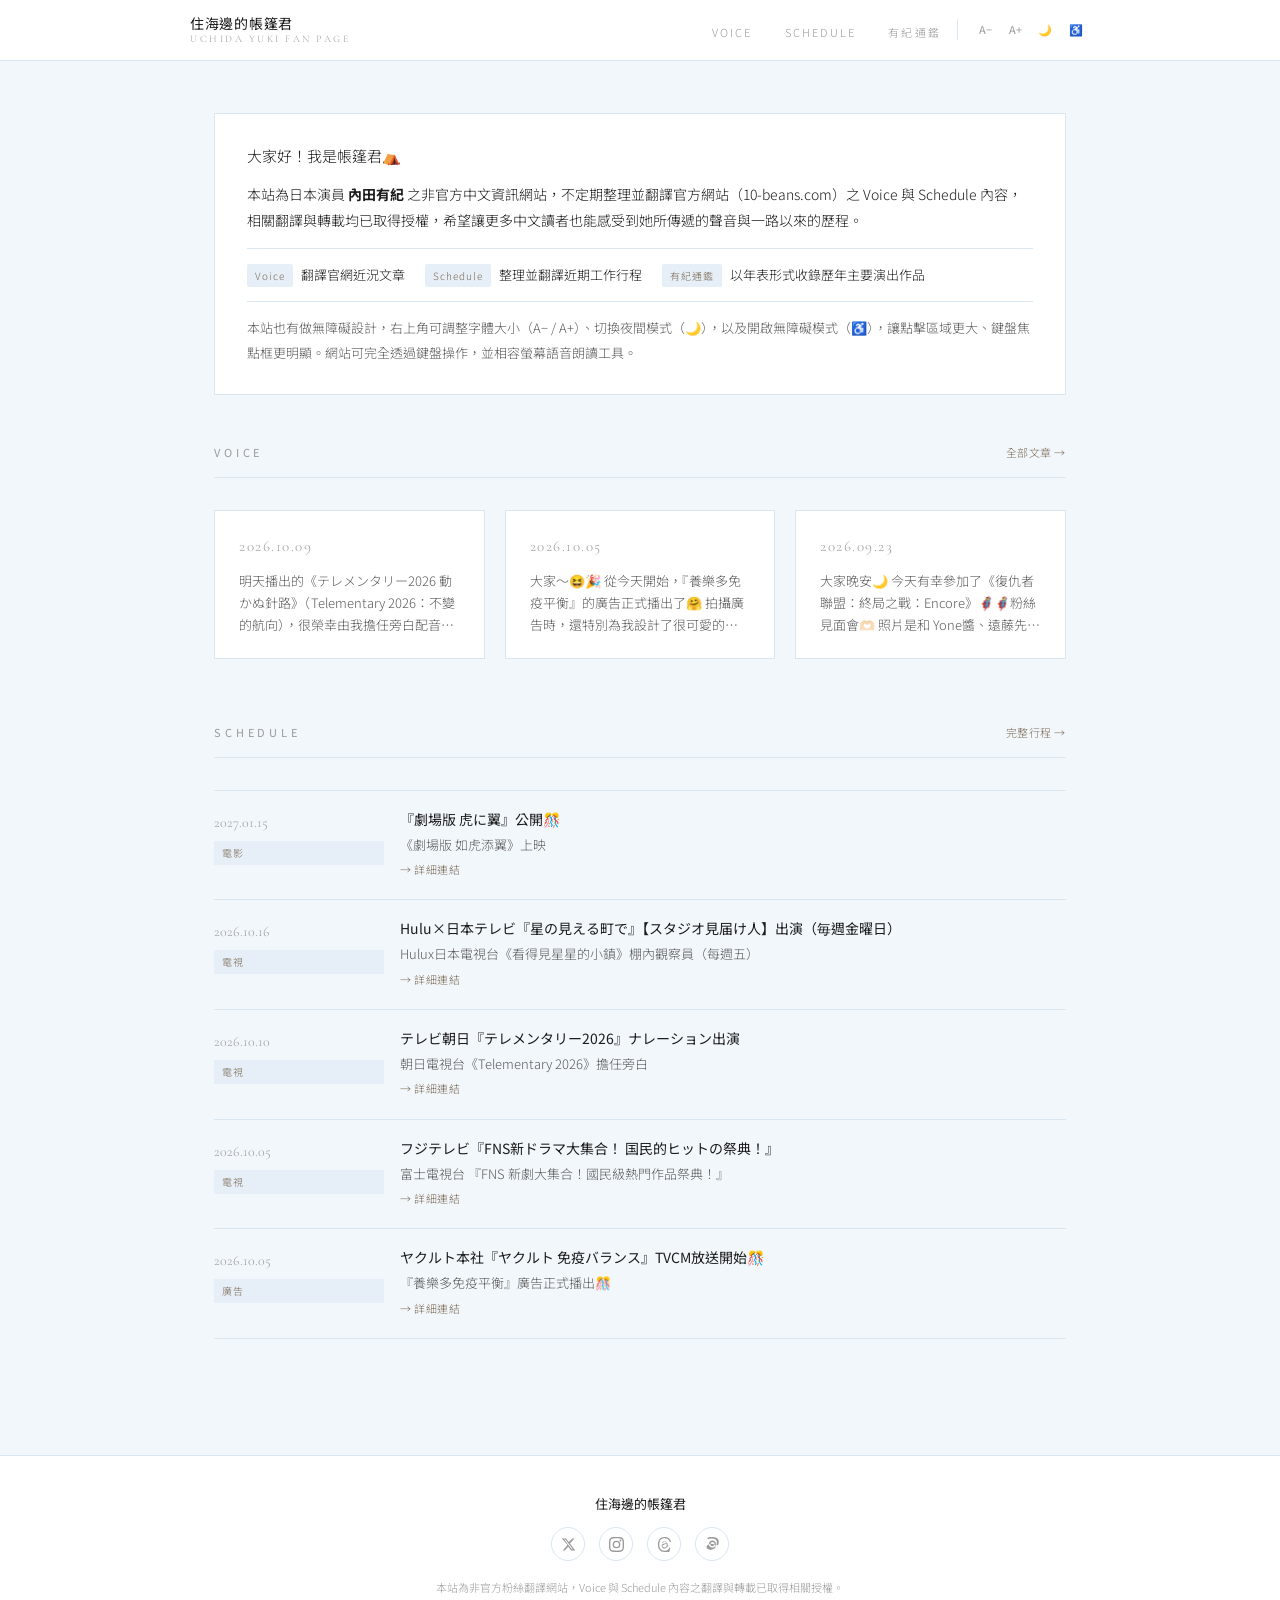
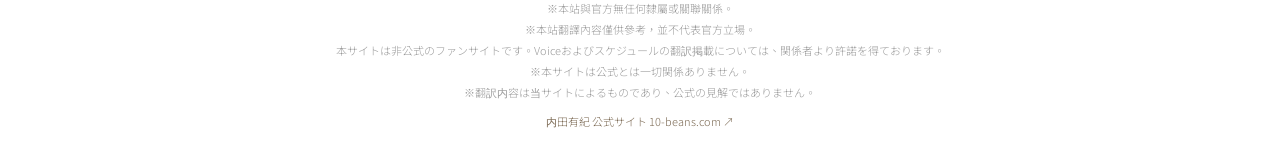
<file: index.html>
<!DOCTYPE html>
<html lang="zh-TW">
<head>
  <meta charset="UTF-8">
  <meta name="viewport" content="width=device-width, initial-scale=1.0">
  <title>住海邊的帳篷君</title>
  <meta name="description" content="住海邊的帳篷君">
  <link rel="icon" href="assets/favicon.svg" type="image/svg+xml">
  <link rel="stylesheet" href="assets/css/style.css?v=2">
</head>
<body>

<header class="site-header">
  <a href="#main-content" class="skip-link">跳到主要內容</a>
  <div class="header-inner">
    <a href="index.html" class="site-title">
      住海邊的帳篷君
      <small>UCHIDA YUKI FAN PAGE</small>
    </a>
    <div class="header-right">
      <nav>
        <a href="voice.html">VOICE</a>
        <a href="schedule.html">SCHEDULE</a>
        <a href="works.html">有紀通鑑</a>
      </nav>
      <div class="a11y-controls" role="group" aria-label="顯示設定">
        <button class="ctrl-btn" id="btn-font-down" aria-label="縮小字體">A−</button>
        <button class="ctrl-btn" id="btn-font-up"   aria-label="放大字體">A+</button>
        <button class="ctrl-btn" id="btn-dark"      aria-label="切換夜間模式">🌙</button>
        <button class="ctrl-btn" id="btn-a11y"      aria-label="切換無障礙模式">♿</button>
      </div>
    </div>
  </div>
</header>

<main id="main-content" class="main-content">

  <div class="site-intro">
    <p class="intro-greeting">大家好！我是帳篷君⛺️</p>
    <p>本站為日本演員 <strong>內田有紀</strong> 之非官方中文資訊網站，不定期整理並翻譯官方網站（<a href="https://10-beans.com/" target="_blank" rel="noopener">10-beans.com</a>）之 Voice 與 Schedule 內容，相關翻譯與轉載均已取得授權，希望讓更多中文讀者也能感受到她所傳遞的聲音與一路以來的歷程。</p>
    <div class="intro-tags" role="list">
      <div class="intro-tag" role="listitem"><span class="intro-tag-label">Voice</span><span>翻譯官網近況文章</span></div>
      <div class="intro-tag" role="listitem"><span class="intro-tag-label">Schedule</span><span>整理並翻譯近期工作行程</span></div>
      <div class="intro-tag" role="listitem"><span class="intro-tag-label">有紀通鑑</span><span>以年表形式收錄歷年主要演出作品</span></div>
    </div>
    <p class="intro-a11y">本站也有做無障礙設計，右上角可調整字體大小（A− / A+）、切換夜間模式（🌙），以及開啟無障礙模式（♿），讓點擊區域更大、鍵盤焦點框更明顯。網站可完全透過鍵盤操作，並相容螢幕語音朗讀工具。</p>
  </div>

  <section aria-label="Voice 近況分享">
    <div class="section-header">
      <span class="section-title">Voice</span>
      <a href="voice.html" class="section-more">全部文章 →</a>
    </div>
    <div class="voice-grid" id="home-voice" aria-live="polite" aria-label="最新 Voice 文章">
      <div class="loading">讀取中…</div>
    </div>
  </section>

  <section aria-label="Schedule 近期行程">
    <div class="section-header">
      <span class="section-title">Schedule</span>
      <a href="schedule.html" class="section-more">完整行程 →</a>
    </div>
    <div class="schedule-list" id="home-schedule" aria-live="polite" aria-label="最新行程">
      <div class="loading">讀取中…</div>
    </div>
  </section>

</main>

<footer class="site-footer">
  <div class="footer-inner">
    <div class="footer-name">住海邊的帳篷君</div>
    <div class="footer-social">
      <a href="https://x.com/YoukissTent1116" target="_blank" rel="noopener" aria-label="X（Twitter）帳號"><svg viewBox="0 0 24 24" aria-hidden="true"><path d="M18.244 2.25h3.308l-7.227 8.26 8.502 11.24H16.17l-4.714-6.231-5.401 6.231H2.748l7.73-8.835L1.254 2.25H8.08l4.264 5.633L18.244 2.25zm-1.161 17.52h1.833L7.084 4.126H5.117L17.083 19.77z"/></svg></a>
      <a href="https://www.instagram.com/youkisstent1116/" target="_blank" rel="noopener" aria-label="Instagram 帳號"><svg viewBox="0 0 24 24" aria-hidden="true"><path d="M12 2.163c3.204 0 3.584.012 4.85.07 3.252.148 4.771 1.691 4.919 4.919.058 1.265.069 1.645.069 4.849 0 3.205-.012 3.584-.069 4.849-.149 3.225-1.664 4.771-4.919 4.919-1.266.058-1.644.07-4.85.07-3.204 0-3.584-.012-4.849-.07-3.26-.149-4.771-1.699-4.919-4.92-.058-1.265-.07-1.644-.07-4.849 0-3.204.013-3.583.07-4.849.149-3.227 1.664-4.771 4.919-4.919 1.266-.057 1.645-.069 4.849-.069zM12 0C8.741 0 8.333.014 7.053.072 2.695.272.273 2.69.073 7.052.014 8.333 0 8.741 0 12c0 3.259.014 3.668.072 4.948.2 4.358 2.618 6.78 6.98 6.98C8.333 23.986 8.741 24 12 24c3.259 0 3.668-.014 4.948-.072 4.354-.2 6.782-2.618 6.979-6.98.059-1.28.073-1.689.073-4.948 0-3.259-.014-3.667-.072-4.947-.196-4.354-2.617-6.78-6.979-6.98C15.668.014 15.259 0 12 0zm0 5.838a6.162 6.162 0 100 12.324 6.162 6.162 0 000-12.324zM12 16a4 4 0 110-8 4 4 0 010 8zm6.406-11.845a1.44 1.44 0 100 2.881 1.44 1.44 0 000-2.881z"/></svg></a>
      <a href="https://www.threads.com/@youkisstent1116" target="_blank" rel="noopener" aria-label="Threads 帳號"><svg viewBox="0 0 24 24" aria-hidden="true"><path d="M12.186 24h-.007c-3.581-.024-6.334-1.205-8.184-3.509C2.35 18.44 1.5 15.586 1.472 12.01v-.017c.03-3.579.879-6.43 2.525-8.482C5.845 1.205 8.6.024 12.18 0h.014c2.746.02 5.043.725 6.826 2.098 1.677 1.29 2.858 3.13 3.509 5.467l-2.04.569c-1.104-3.96-3.898-5.984-8.304-6.015-2.91.022-5.11.936-6.54 2.717C4.307 6.504 3.616 8.914 3.589 12c.027 3.086.718 5.496 2.057 7.164 1.43 1.783 3.631 2.698 6.54 2.717 2.623-.02 4.358-.631 5.8-2.045 1.647-1.613 1.618-3.593 1.09-4.798-.312-.71-.873-1.3-1.634-1.75-.192 1.352-.622 2.446-1.284 3.272-.886 1.102-2.14 1.704-3.73 1.79-1.202.065-2.361-.218-3.259-.801-1.063-.689-1.685-1.74-1.752-2.964-.065-1.19.408-2.285 1.33-3.082.88-.76 2.119-1.207 3.583-1.291a13.853 13.853 0 0 1 3.02.142c-.126-.742-.375-1.332-.75-1.757-.513-.586-1.308-.883-2.359-.89h-.029c-.844 0-1.992.232-2.721 1.32L7.734 9.258c.849-1.264 2.304-2.025 3.957-2.025h.047c1.951.013 3.452.673 4.354 1.91.818 1.12 1.214 2.71 1.176 4.723a7.062 7.062 0 0 1 .975.603c1.227.872 2.02 2.079 2.347 3.497.504 2.174.119 4.648-2.042 6.765C17.23 23.276 15.23 24 12.186 24zm.007-11.69c-.173 0-.347.006-.522.018-1.773.104-2.983.968-2.905 2.208.038.652.382 1.168.978 1.552.682.443 1.567.595 2.423.547 1.307-.07 2.27-.617 2.86-1.625.481-.826.692-1.947.634-3.34a12.024 12.024 0 0 0-3.468-.36z"/></svg></a>
      <a href="https://weibo.com/u/7761066082" target="_blank" rel="noopener" aria-label="微博帳號"><svg viewBox="0 0 24 24" aria-hidden="true"><path d="M10.098 20.323c-3.977.391-7.414-1.406-7.672-4.02-.259-2.609 2.759-5.047 6.74-5.441 3.979-.394 7.413 1.404 7.671 4.018.259 2.6-2.759 5.049-6.739 5.443zM11.32 0C7.294 0 4.58.923 4.58.923c-.63.219-.949.897-.733 1.516.217.621.906.951 1.541.742 0 0 2.318-.791 5.931-.791 4.603 0 7.717 2.312 7.717 6.197 0 1.049-.22 1.98-.633 2.776-.36.701-.092 1.555.62 1.905.712.35 1.58.089 1.94-.612.591-1.151.904-2.443.904-3.837C22.867 3.337 18.461 0 11.32 0zm.524 5.671c-3.13 0-5.667 2.537-5.667 5.667 0 3.13 2.537 5.667 5.667 5.667 3.13 0 5.667-2.537 5.667-5.667 0-3.13-2.537-5.667-5.667-5.667zm0 9.117c-1.904 0-3.449-1.545-3.449-3.449 0-1.904 1.545-3.449 3.449-3.449 1.904 0 3.449 1.545 3.449 3.449 0 1.904-1.545 3.449-3.449 3.449z"/></svg></a>
    </div>
    <div class="footer-notice">
      本站為非官方粉絲翻譯網站，Voice 與 Schedule 內容之翻譯與轉載已取得相關授權。<br>
      ※本站與官方無任何隸屬或關聯關係。<br>
      ※本站翻譯內容僅供參考，並不代表官方立場。<br>
      本サイトは非公式のファンサイトです。Voiceおよびスケジュールの翻訳掲載については、関係者より許諾を得ております。<br>
      ※本サイトは公式とは一切関係ありません。<br>
      ※翻訳内容は当サイトによるものであり、公式の見解ではありません。
    </div>
    <div class="footer-official">
      <a href="https://10-beans.com/" target="_blank" rel="noopener">内田有紀 公式サイト 10-beans.com ↗</a>
    </div>
  </div>
</footer>

<script src="assets/js/app.js?v=2"></script>
<script>initHomePage();</script>
</body>
</html>
</file>
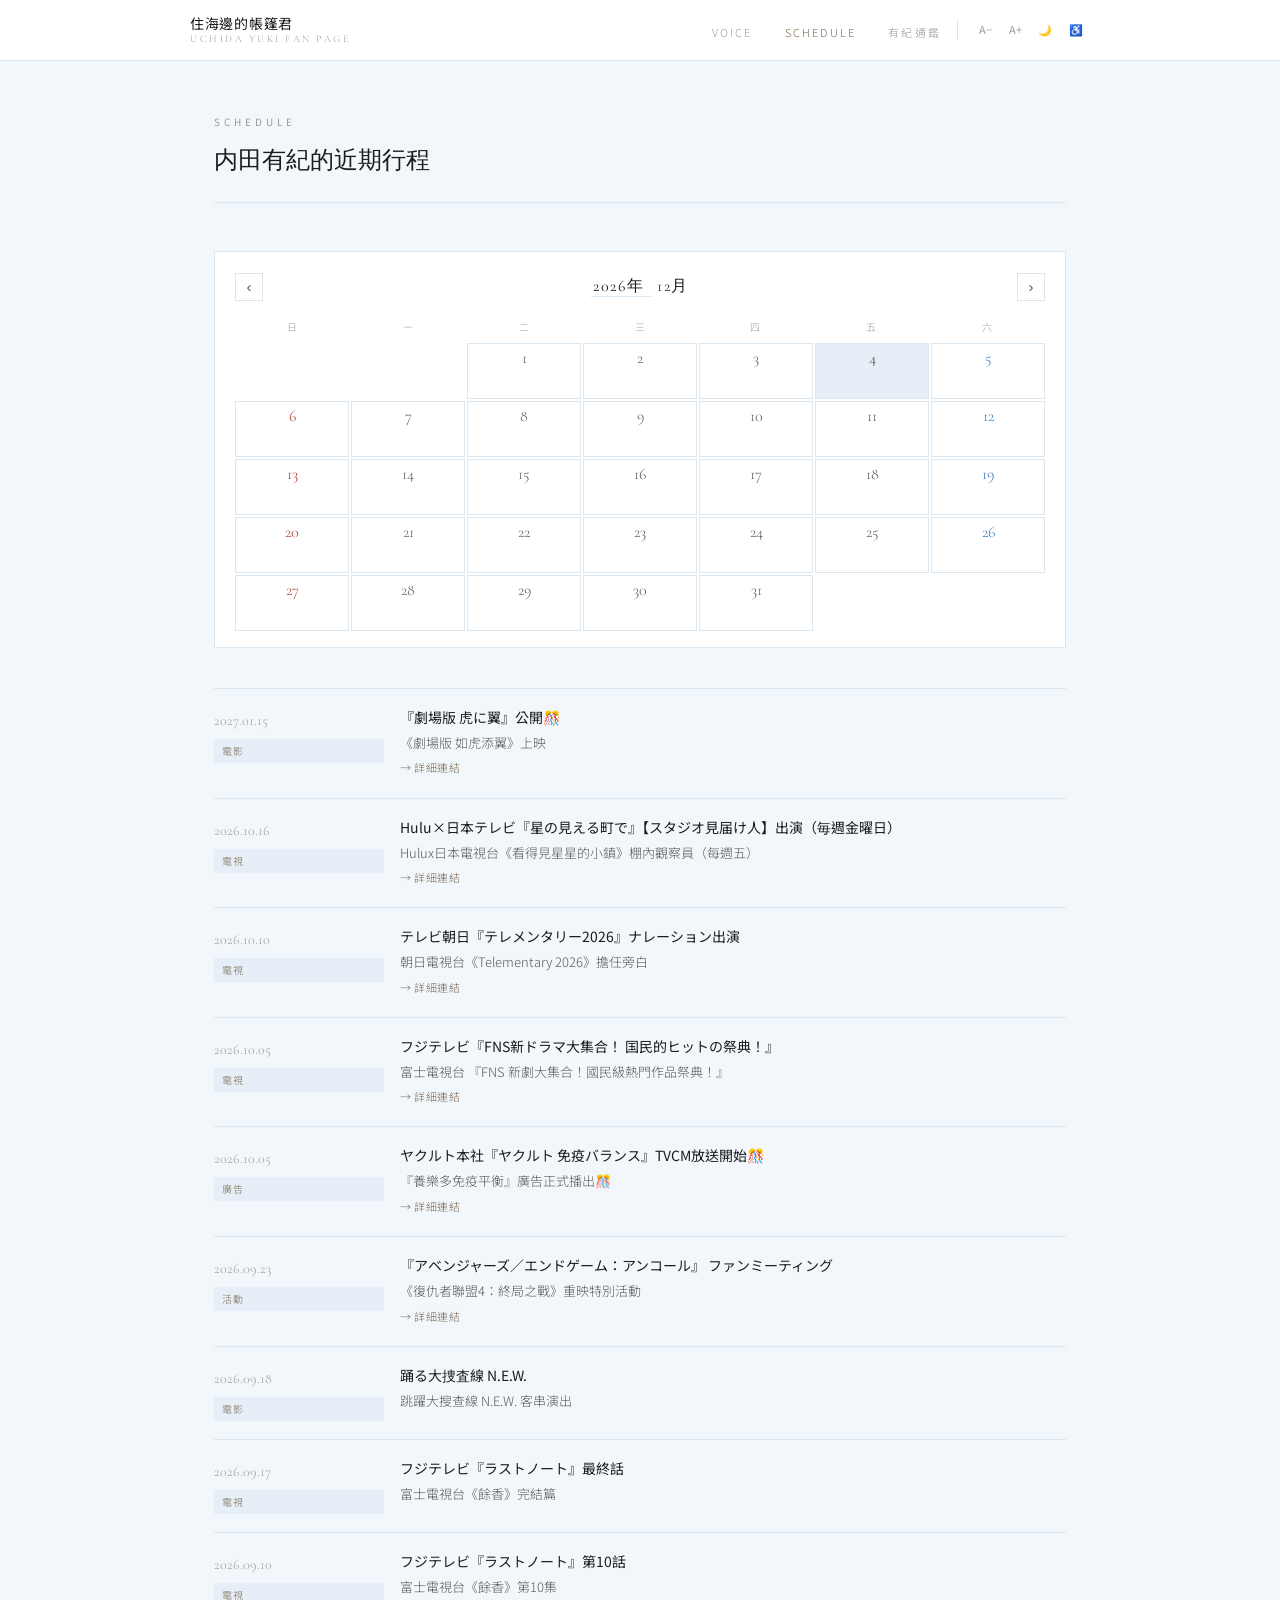
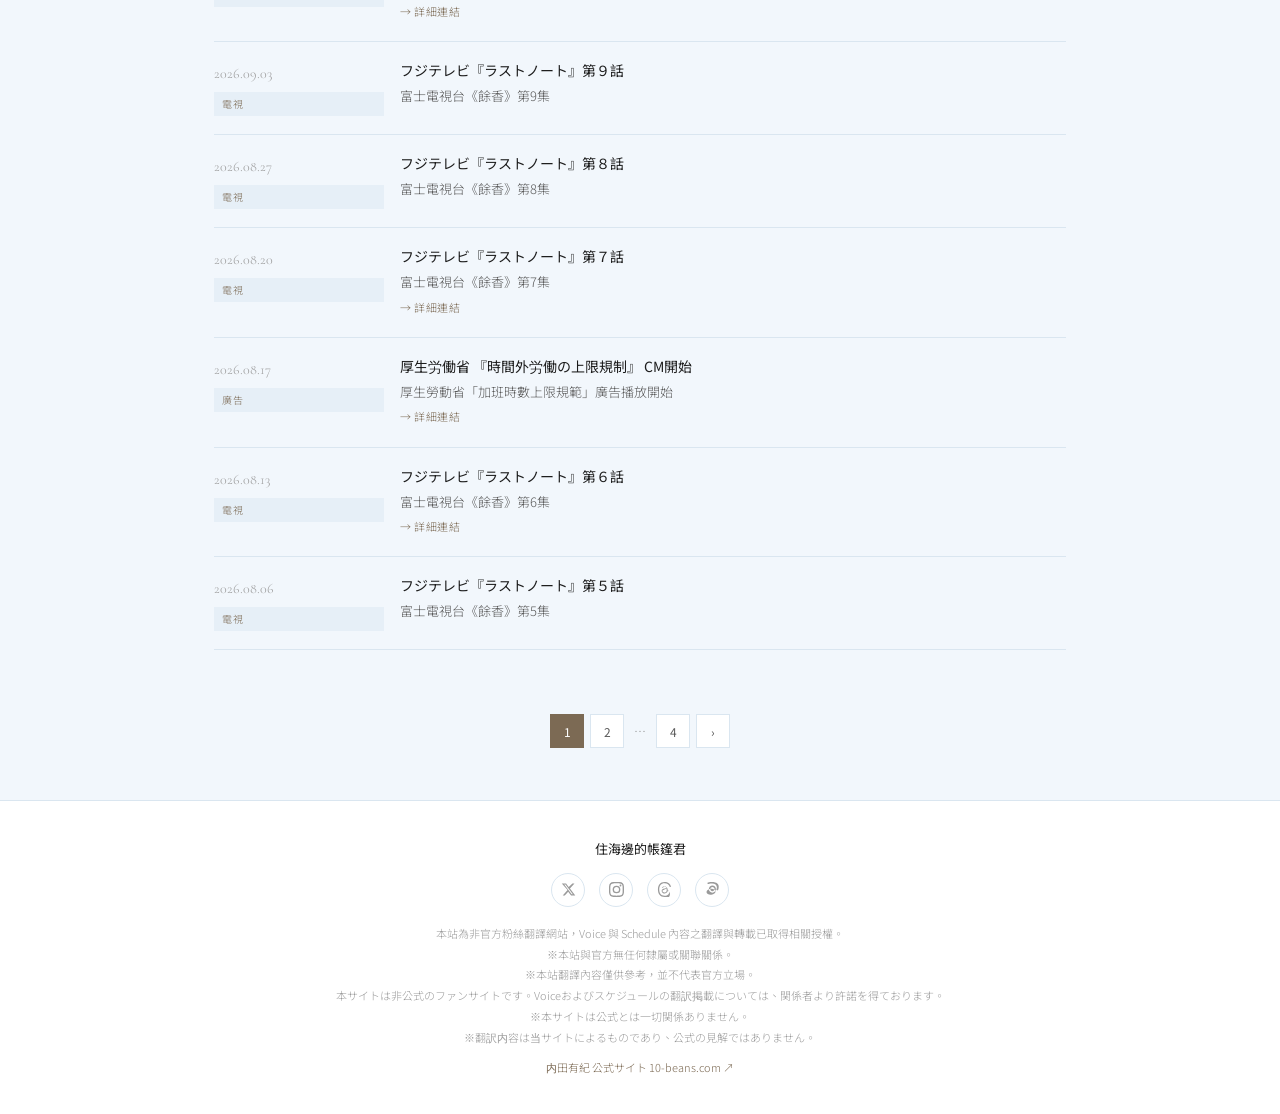
<file: schedule.html>
<!DOCTYPE html>
<html lang="zh-TW">
<head>
  <meta charset="UTF-8">
  <meta name="viewport" content="width=device-width, initial-scale=1.0">
  <title>Schedule — 住海邊的帳篷君</title>
  <link rel="icon" href="assets/favicon.svg" type="image/svg+xml">
  <link rel="stylesheet" href="assets/css/style.css?v=2">
</head>
<body>

<header class="site-header">
  <a href="#main-content" class="skip-link">跳到主要內容</a>
  <div class="header-inner">
    <a href="index.html" class="site-title">
      住海邊的帳篷君
      <small>UCHIDA YUKI FAN PAGE</small>
    </a>
    <div class="header-right">
      <nav>
        <a href="voice.html">VOICE</a>
        <a href="schedule.html" class="active" aria-current="page">SCHEDULE</a>
        <a href="works.html">有紀通鑑</a>
      </nav>
      <div class="a11y-controls" role="group" aria-label="顯示設定">
        <button class="ctrl-btn" id="btn-font-down" aria-label="縮小字體">A−</button>
        <button class="ctrl-btn" id="btn-font-up"   aria-label="放大字體">A+</button>
        <button class="ctrl-btn" id="btn-dark"      aria-label="切換夜間模式">🌙</button>
        <button class="ctrl-btn" id="btn-a11y"      aria-label="切換無障礙模式">♿</button>
      </div>
    </div>
  </div>
</header>

<main id="main-content" class="main-content">
  <div class="page-header">
    <div class="page-label">Schedule</div>
    <div class="page-title-jp">内田有紀的近期行程</div>
  </div>

  <!-- 行事曆 -->
  <div class="cal-wrap" id="schedule-calendar" aria-label="行程行事曆">
    <div class="cal-header">
      <button class="cal-nav" id="cal-prev" aria-label="上個月">‹</button>
      <div class="cal-title" id="cal-title"></div>
      <button class="cal-nav" id="cal-next" aria-label="下個月">›</button>
    </div>
    <div class="cal-weekdays" aria-hidden="true">
      <span>日</span><span>一</span><span>二</span><span>三</span><span>四</span><span>五</span><span>六</span>
    </div>
    <div class="cal-grid" id="cal-grid"></div>
    <div class="cal-filter-bar" id="cal-filter-bar" style="display:none">
      <span id="cal-filter-label"></span>
      <button id="cal-clear" onclick="clearCalFilter()">顯示全部 ×</button>
    </div>
  </div>

  <div class="schedule-list" id="schedule-list" aria-live="polite" aria-label="行程列表">
    <div class="loading">讀取中…</div>
  </div>
  <nav class="pagination" id="schedule-pagination" aria-label="分頁導覽"></nav>
</main>

<footer class="site-footer">
  <div class="footer-inner">
    <div class="footer-name">住海邊的帳篷君</div>
    <div class="footer-social">
      <a href="https://x.com/YoukissTent1116" target="_blank" rel="noopener" aria-label="X（Twitter）帳號"><svg viewBox="0 0 24 24" aria-hidden="true"><path d="M18.244 2.25h3.308l-7.227 8.26 8.502 11.24H16.17l-4.714-6.231-5.401 6.231H2.748l7.73-8.835L1.254 2.25H8.08l4.264 5.633L18.244 2.25zm-1.161 17.52h1.833L7.084 4.126H5.117L17.083 19.77z"/></svg></a>
      <a href="https://www.instagram.com/youkisstent1116/" target="_blank" rel="noopener" aria-label="Instagram 帳號"><svg viewBox="0 0 24 24" aria-hidden="true"><path d="M12 2.163c3.204 0 3.584.012 4.85.07 3.252.148 4.771 1.691 4.919 4.919.058 1.265.069 1.645.069 4.849 0 3.205-.012 3.584-.069 4.849-.149 3.225-1.664 4.771-4.919 4.919-1.266.058-1.644.07-4.85.07-3.204 0-3.584-.012-4.849-.07-3.26-.149-4.771-1.699-4.919-4.92-.058-1.265-.07-1.644-.07-4.849 0-3.204.013-3.583.07-4.849.149-3.227 1.664-4.771 4.919-4.919 1.266-.057 1.645-.069 4.849-.069zM12 0C8.741 0 8.333.014 7.053.072 2.695.272.273 2.69.073 7.052.014 8.333 0 8.741 0 12c0 3.259.014 3.668.072 4.948.2 4.358 2.618 6.78 6.98 6.98C8.333 23.986 8.741 24 12 24c3.259 0 3.668-.014 4.948-.072 4.354-.2 6.782-2.618 6.979-6.98.059-1.28.073-1.689.073-4.948 0-3.259-.014-3.667-.072-4.947-.196-4.354-2.617-6.78-6.979-6.98C15.668.014 15.259 0 12 0zm0 5.838a6.162 6.162 0 100 12.324 6.162 6.162 0 000-12.324zM12 16a4 4 0 110-8 4 4 0 010 8zm6.406-11.845a1.44 1.44 0 100 2.881 1.44 1.44 0 000-2.881z"/></svg></a>
      <a href="https://www.threads.com/@youkisstent1116" target="_blank" rel="noopener" aria-label="Threads 帳號"><svg viewBox="0 0 24 24" aria-hidden="true"><path d="M12.186 24h-.007c-3.581-.024-6.334-1.205-8.184-3.509C2.35 18.44 1.5 15.586 1.472 12.01v-.017c.03-3.579.879-6.43 2.525-8.482C5.845 1.205 8.6.024 12.18 0h.014c2.746.02 5.043.725 6.826 2.098 1.677 1.29 2.858 3.13 3.509 5.467l-2.04.569c-1.104-3.96-3.898-5.984-8.304-6.015-2.91.022-5.11.936-6.54 2.717C4.307 6.504 3.616 8.914 3.589 12c.027 3.086.718 5.496 2.057 7.164 1.43 1.783 3.631 2.698 6.54 2.717 2.623-.02 4.358-.631 5.8-2.045 1.647-1.613 1.618-3.593 1.09-4.798-.312-.71-.873-1.3-1.634-1.75-.192 1.352-.622 2.446-1.284 3.272-.886 1.102-2.14 1.704-3.73 1.79-1.202.065-2.361-.218-3.259-.801-1.063-.689-1.685-1.74-1.752-2.964-.065-1.19.408-2.285 1.33-3.082.88-.76 2.119-1.207 3.583-1.291a13.853 13.853 0 0 1 3.02.142c-.126-.742-.375-1.332-.75-1.757-.513-.586-1.308-.883-2.359-.89h-.029c-.844 0-1.992.232-2.721 1.32L7.734 9.258c.849-1.264 2.304-2.025 3.957-2.025h.047c1.951.013 3.452.673 4.354 1.91.818 1.12 1.214 2.71 1.176 4.723a7.062 7.062 0 0 1 .975.603c1.227.872 2.02 2.079 2.347 3.497.504 2.174.119 4.648-2.042 6.765C17.23 23.276 15.23 24 12.186 24zm.007-11.69c-.173 0-.347.006-.522.018-1.773.104-2.983.968-2.905 2.208.038.652.382 1.168.978 1.552.682.443 1.567.595 2.423.547 1.307-.07 2.27-.617 2.86-1.625.481-.826.692-1.947.634-3.34a12.024 12.024 0 0 0-3.468-.36z"/></svg></a>
      <a href="https://weibo.com/u/7761066082" target="_blank" rel="noopener" aria-label="微博帳號"><svg viewBox="0 0 24 24" aria-hidden="true"><path d="M10.098 20.323c-3.977.391-7.414-1.406-7.672-4.02-.259-2.609 2.759-5.047 6.74-5.441 3.979-.394 7.413 1.404 7.671 4.018.259 2.6-2.759 5.049-6.739 5.443zM11.32 0C7.294 0 4.58.923 4.58.923c-.63.219-.949.897-.733 1.516.217.621.906.951 1.541.742 0 0 2.318-.791 5.931-.791 4.603 0 7.717 2.312 7.717 6.197 0 1.049-.22 1.98-.633 2.776-.36.701-.092 1.555.62 1.905.712.35 1.58.089 1.94-.612.591-1.151.904-2.443.904-3.837C22.867 3.337 18.461 0 11.32 0zm.524 5.671c-3.13 0-5.667 2.537-5.667 5.667 0 3.13 2.537 5.667 5.667 5.667 3.13 0 5.667-2.537 5.667-5.667 0-3.13-2.537-5.667-5.667-5.667zm0 9.117c-1.904 0-3.449-1.545-3.449-3.449 0-1.904 1.545-3.449 3.449-3.449 1.904 0 3.449 1.545 3.449 3.449 0 1.904-1.545 3.449-3.449 3.449z"/></svg></a>
    </div>
    <div class="footer-notice">
      本站為非官方粉絲翻譯網站，Voice 與 Schedule 內容之翻譯與轉載已取得相關授權。<br>
      ※本站與官方無任何隸屬或關聯關係。<br>
      ※本站翻譯內容僅供參考，並不代表官方立場。<br>
      本サイトは非公式のファンサイトです。Voiceおよびスケジュールの翻訳掲載については、関係者より許諾を得ております。<br>
      ※本サイトは公式とは一切関係ありません。<br>
      ※翻訳内容は当サイトによるものであり、公式の見解ではありません。
    </div>
    <div class="footer-official">
      <a href="https://10-beans.com/" target="_blank" rel="noopener">内田有紀 公式サイト 10-beans.com ↗</a>
    </div>
  </div>
</footer>

<script src="assets/js/app.js?v=2"></script>
<script>initSchedulePage();</script>
</body>
</html>
</file>
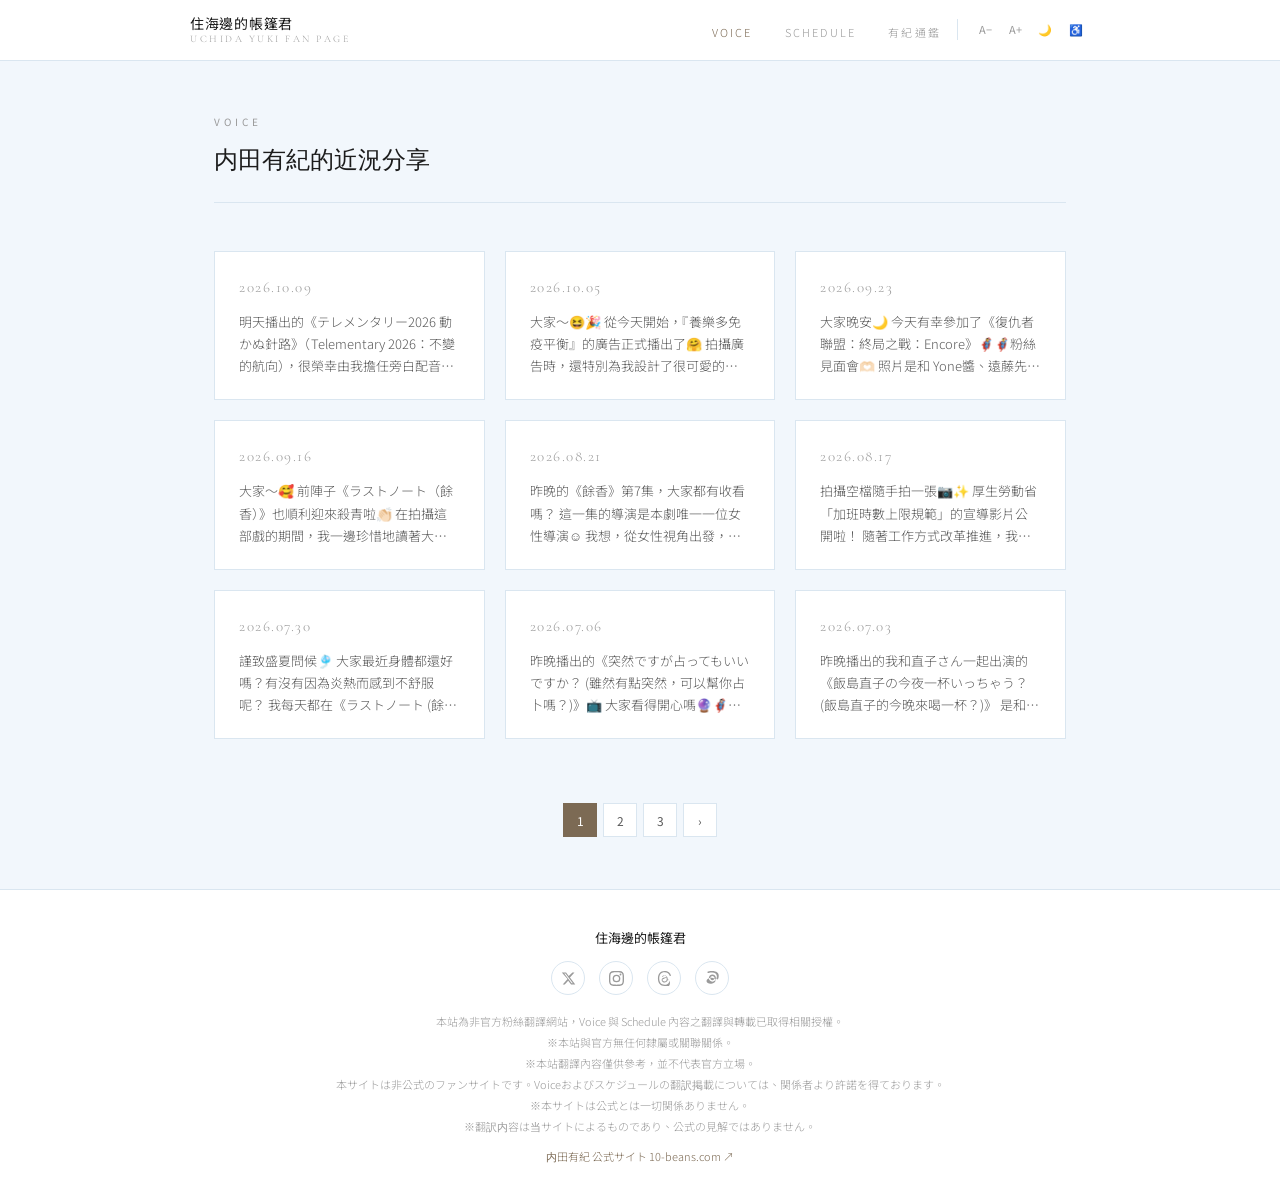
<file: voice-post.html>
<!DOCTYPE html>
<html lang="zh-TW">
<head>
  <meta charset="UTF-8">
  <meta name="viewport" content="width=device-width, initial-scale=1.0">
  <title>Voice — 住海邊的帳篷君</title>
  <link rel="icon" href="assets/favicon.svg" type="image/svg+xml">
  <link rel="stylesheet" href="assets/css/style.css?v=2">
</head>
<body>

<header class="site-header">
  <a href="#main-content" class="skip-link">跳到主要內容</a>
  <div class="header-inner">
    <a href="index.html" class="site-title">
      住海邊的帳篷君
      <small>UCHIDA YUKI FAN PAGE</small>
    </a>
    <div class="header-right">
      <nav>
        <a href="voice.html" class="active" aria-current="page">VOICE</a>
        <a href="schedule.html">SCHEDULE</a>
        <a href="works.html">有紀通鑑</a>
      </nav>
      <div class="a11y-controls" role="group" aria-label="顯示設定">
        <button class="ctrl-btn" id="btn-font-down" aria-label="縮小字體">A−</button>
        <button class="ctrl-btn" id="btn-font-up"   aria-label="放大字體">A+</button>
        <button class="ctrl-btn" id="btn-dark"      aria-label="切換夜間模式">🌙</button>
        <button class="ctrl-btn" id="btn-a11y"      aria-label="切換無障礙模式">♿</button>
      </div>
    </div>
  </div>
</header>

<main id="main-content" class="main-content" style="max-width: 680px;">
  <div id="post-content">
    <div class="loading">讀取中…</div>
  </div>
</main>

<footer class="site-footer">
  <div class="footer-inner">
    <div class="footer-name">住海邊的帳篷君</div>
    <div class="footer-social">
      <a href="https://x.com/YoukissTent1116" target="_blank" rel="noopener" aria-label="X（Twitter）帳號"><svg viewBox="0 0 24 24" aria-hidden="true"><path d="M18.244 2.25h3.308l-7.227 8.26 8.502 11.24H16.17l-4.714-6.231-5.401 6.231H2.748l7.73-8.835L1.254 2.25H8.08l4.264 5.633L18.244 2.25zm-1.161 17.52h1.833L7.084 4.126H5.117L17.083 19.77z"/></svg></a>
      <a href="https://www.instagram.com/youkisstent1116/" target="_blank" rel="noopener" aria-label="Instagram 帳號"><svg viewBox="0 0 24 24" aria-hidden="true"><path d="M12 2.163c3.204 0 3.584.012 4.85.07 3.252.148 4.771 1.691 4.919 4.919.058 1.265.069 1.645.069 4.849 0 3.205-.012 3.584-.069 4.849-.149 3.225-1.664 4.771-4.919 4.919-1.266.058-1.644.07-4.85.07-3.204 0-3.584-.012-4.849-.07-3.26-.149-4.771-1.699-4.919-4.92-.058-1.265-.07-1.644-.07-4.849 0-3.204.013-3.583.07-4.849.149-3.227 1.664-4.771 4.919-4.919 1.266-.057 1.645-.069 4.849-.069zM12 0C8.741 0 8.333.014 7.053.072 2.695.272.273 2.69.073 7.052.014 8.333 0 8.741 0 12c0 3.259.014 3.668.072 4.948.2 4.358 2.618 6.78 6.98 6.98C8.333 23.986 8.741 24 12 24c3.259 0 3.668-.014 4.948-.072 4.354-.2 6.782-2.618 6.979-6.98.059-1.28.073-1.689.073-4.948 0-3.259-.014-3.667-.072-4.947-.196-4.354-2.617-6.78-6.979-6.98C15.668.014 15.259 0 12 0zm0 5.838a6.162 6.162 0 100 12.324 6.162 6.162 0 000-12.324zM12 16a4 4 0 110-8 4 4 0 010 8zm6.406-11.845a1.44 1.44 0 100 2.881 1.44 1.44 0 000-2.881z"/></svg></a>
      <a href="https://www.threads.com/@youkisstent1116" target="_blank" rel="noopener" aria-label="Threads 帳號"><svg viewBox="0 0 24 24" aria-hidden="true"><path d="M12.186 24h-.007c-3.581-.024-6.334-1.205-8.184-3.509C2.35 18.44 1.5 15.586 1.472 12.01v-.017c.03-3.579.879-6.43 2.525-8.482C5.845 1.205 8.6.024 12.18 0h.014c2.746.02 5.043.725 6.826 2.098 1.677 1.29 2.858 3.13 3.509 5.467l-2.04.569c-1.104-3.96-3.898-5.984-8.304-6.015-2.91.022-5.11.936-6.54 2.717C4.307 6.504 3.616 8.914 3.589 12c.027 3.086.718 5.496 2.057 7.164 1.43 1.783 3.631 2.698 6.54 2.717 2.623-.02 4.358-.631 5.8-2.045 1.647-1.613 1.618-3.593 1.09-4.798-.312-.71-.873-1.3-1.634-1.75-.192 1.352-.622 2.446-1.284 3.272-.886 1.102-2.14 1.704-3.73 1.79-1.202.065-2.361-.218-3.259-.801-1.063-.689-1.685-1.74-1.752-2.964-.065-1.19.408-2.285 1.33-3.082.88-.76 2.119-1.207 3.583-1.291a13.853 13.853 0 0 1 3.02.142c-.126-.742-.375-1.332-.75-1.757-.513-.586-1.308-.883-2.359-.89h-.029c-.844 0-1.992.232-2.721 1.32L7.734 9.258c.849-1.264 2.304-2.025 3.957-2.025h.047c1.951.013 3.452.673 4.354 1.91.818 1.12 1.214 2.71 1.176 4.723a7.062 7.062 0 0 1 .975.603c1.227.872 2.02 2.079 2.347 3.497.504 2.174.119 4.648-2.042 6.765C17.23 23.276 15.23 24 12.186 24zm.007-11.69c-.173 0-.347.006-.522.018-1.773.104-2.983.968-2.905 2.208.038.652.382 1.168.978 1.552.682.443 1.567.595 2.423.547 1.307-.07 2.27-.617 2.86-1.625.481-.826.692-1.947.634-3.34a12.024 12.024 0 0 0-3.468-.36z"/></svg></a>
      <a href="https://weibo.com/u/7761066082" target="_blank" rel="noopener" aria-label="微博帳號"><svg viewBox="0 0 24 24" aria-hidden="true"><path d="M10.098 20.323c-3.977.391-7.414-1.406-7.672-4.02-.259-2.609 2.759-5.047 6.74-5.441 3.979-.394 7.413 1.404 7.671 4.018.259 2.6-2.759 5.049-6.739 5.443zM11.32 0C7.294 0 4.58.923 4.58.923c-.63.219-.949.897-.733 1.516.217.621.906.951 1.541.742 0 0 2.318-.791 5.931-.791 4.603 0 7.717 2.312 7.717 6.197 0 1.049-.22 1.98-.633 2.776-.36.701-.092 1.555.62 1.905.712.35 1.58.089 1.94-.612.591-1.151.904-2.443.904-3.837C22.867 3.337 18.461 0 11.32 0zm.524 5.671c-3.13 0-5.667 2.537-5.667 5.667 0 3.13 2.537 5.667 5.667 5.667 3.13 0 5.667-2.537 5.667-5.667 0-3.13-2.537-5.667-5.667-5.667zm0 9.117c-1.904 0-3.449-1.545-3.449-3.449 0-1.904 1.545-3.449 3.449-3.449 1.904 0 3.449 1.545 3.449 3.449 0 1.904-1.545 3.449-3.449 3.449z"/></svg></a>
    </div>
    <div class="footer-notice">
      本站為非官方粉絲翻譯網站，Voice 與 Schedule 內容之翻譯與轉載已取得相關授權。<br>
      ※本站與官方無任何隸屬或關聯關係。<br>
      ※本站翻譯內容僅供參考，並不代表官方立場。<br>
      本サイトは非公式のファンサイトです。Voiceおよびスケジュールの翻訳掲載については、関係者より許諾を得ております。<br>
      ※本サイトは公式とは一切関係ありません。<br>
      ※翻訳内容は当サイトによるものであり、公式の見解ではありません。
    </div>
    <div class="footer-official">
      <a href="https://10-beans.com/" target="_blank" rel="noopener">内田有紀 公式サイト 10-beans.com ↗</a>
    </div>
  </div>
</footer>

<script src="assets/js/app.js?v=2"></script>
<script>initVoicePostPage();</script>
</body>
</html>
</file>
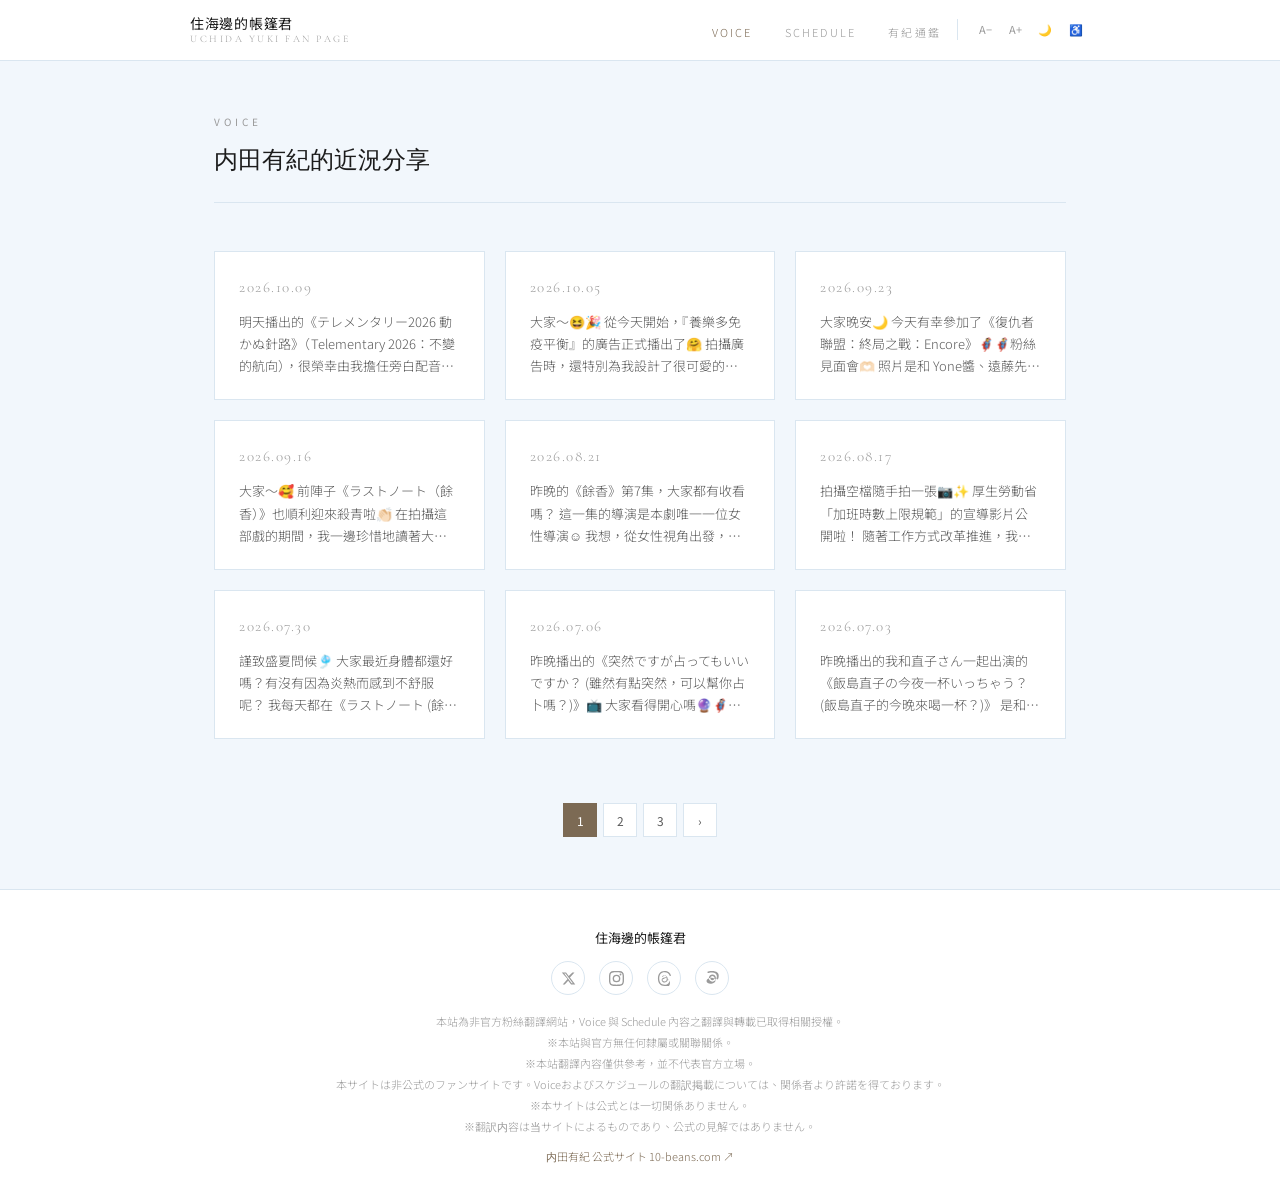
<file: voice.html>
<!DOCTYPE html>
<html lang="zh-TW">
<head>
  <meta charset="UTF-8">
  <meta name="viewport" content="width=device-width, initial-scale=1.0">
  <title>Voice — 住海邊的帳篷君</title>
  <link rel="icon" href="assets/favicon.svg" type="image/svg+xml">
  <link rel="stylesheet" href="assets/css/style.css?v=2">
</head>
<body>

<header class="site-header">
  <a href="#main-content" class="skip-link">跳到主要內容</a>
  <div class="header-inner">
    <a href="index.html" class="site-title">
      住海邊的帳篷君
      <small>UCHIDA YUKI FAN PAGE</small>
    </a>
    <div class="header-right">
      <nav>
        <a href="voice.html" class="active" aria-current="page">VOICE</a>
        <a href="schedule.html">SCHEDULE</a>
        <a href="works.html">有紀通鑑</a>
      </nav>
      <div class="a11y-controls" role="group" aria-label="顯示設定">
        <button class="ctrl-btn" id="btn-font-down" aria-label="縮小字體">A−</button>
        <button class="ctrl-btn" id="btn-font-up"   aria-label="放大字體">A+</button>
        <button class="ctrl-btn" id="btn-dark"      aria-label="切換夜間模式">🌙</button>
        <button class="ctrl-btn" id="btn-a11y"      aria-label="切換無障礙模式">♿</button>
      </div>
    </div>
  </div>
</header>

<main id="main-content" class="main-content">
  <div class="page-header">
    <div class="page-label">Voice</div>
    <div class="page-title-jp">内田有紀的近況分享</div>
  </div>
  <div class="voice-grid" id="voice-list" aria-live="polite" aria-label="Voice 文章列表">
    <div class="loading">讀取中…</div>
  </div>
  <nav class="pagination" id="voice-pagination" aria-label="分頁導覽"></nav>
</main>

<footer class="site-footer">
  <div class="footer-inner">
    <div class="footer-name">住海邊的帳篷君</div>
    <div class="footer-social">
      <a href="https://x.com/YoukissTent1116" target="_blank" rel="noopener" aria-label="X（Twitter）帳號"><svg viewBox="0 0 24 24" aria-hidden="true"><path d="M18.244 2.25h3.308l-7.227 8.26 8.502 11.24H16.17l-4.714-6.231-5.401 6.231H2.748l7.73-8.835L1.254 2.25H8.08l4.264 5.633L18.244 2.25zm-1.161 17.52h1.833L7.084 4.126H5.117L17.083 19.77z"/></svg></a>
      <a href="https://www.instagram.com/youkisstent1116/" target="_blank" rel="noopener" aria-label="Instagram 帳號"><svg viewBox="0 0 24 24" aria-hidden="true"><path d="M12 2.163c3.204 0 3.584.012 4.85.07 3.252.148 4.771 1.691 4.919 4.919.058 1.265.069 1.645.069 4.849 0 3.205-.012 3.584-.069 4.849-.149 3.225-1.664 4.771-4.919 4.919-1.266.058-1.644.07-4.85.07-3.204 0-3.584-.012-4.849-.07-3.26-.149-4.771-1.699-4.919-4.92-.058-1.265-.07-1.644-.07-4.849 0-3.204.013-3.583.07-4.849.149-3.227 1.664-4.771 4.919-4.919 1.266-.057 1.645-.069 4.849-.069zM12 0C8.741 0 8.333.014 7.053.072 2.695.272.273 2.69.073 7.052.014 8.333 0 8.741 0 12c0 3.259.014 3.668.072 4.948.2 4.358 2.618 6.78 6.98 6.98C8.333 23.986 8.741 24 12 24c3.259 0 3.668-.014 4.948-.072 4.354-.2 6.782-2.618 6.979-6.98.059-1.28.073-1.689.073-4.948 0-3.259-.014-3.667-.072-4.947-.196-4.354-2.617-6.78-6.979-6.98C15.668.014 15.259 0 12 0zm0 5.838a6.162 6.162 0 100 12.324 6.162 6.162 0 000-12.324zM12 16a4 4 0 110-8 4 4 0 010 8zm6.406-11.845a1.44 1.44 0 100 2.881 1.44 1.44 0 000-2.881z"/></svg></a>
      <a href="https://www.threads.com/@youkisstent1116" target="_blank" rel="noopener" aria-label="Threads 帳號"><svg viewBox="0 0 24 24" aria-hidden="true"><path d="M12.186 24h-.007c-3.581-.024-6.334-1.205-8.184-3.509C2.35 18.44 1.5 15.586 1.472 12.01v-.017c.03-3.579.879-6.43 2.525-8.482C5.845 1.205 8.6.024 12.18 0h.014c2.746.02 5.043.725 6.826 2.098 1.677 1.29 2.858 3.13 3.509 5.467l-2.04.569c-1.104-3.96-3.898-5.984-8.304-6.015-2.91.022-5.11.936-6.54 2.717C4.307 6.504 3.616 8.914 3.589 12c.027 3.086.718 5.496 2.057 7.164 1.43 1.783 3.631 2.698 6.54 2.717 2.623-.02 4.358-.631 5.8-2.045 1.647-1.613 1.618-3.593 1.09-4.798-.312-.71-.873-1.3-1.634-1.75-.192 1.352-.622 2.446-1.284 3.272-.886 1.102-2.14 1.704-3.73 1.79-1.202.065-2.361-.218-3.259-.801-1.063-.689-1.685-1.74-1.752-2.964-.065-1.19.408-2.285 1.33-3.082.88-.76 2.119-1.207 3.583-1.291a13.853 13.853 0 0 1 3.02.142c-.126-.742-.375-1.332-.75-1.757-.513-.586-1.308-.883-2.359-.89h-.029c-.844 0-1.992.232-2.721 1.32L7.734 9.258c.849-1.264 2.304-2.025 3.957-2.025h.047c1.951.013 3.452.673 4.354 1.91.818 1.12 1.214 2.71 1.176 4.723a7.062 7.062 0 0 1 .975.603c1.227.872 2.02 2.079 2.347 3.497.504 2.174.119 4.648-2.042 6.765C17.23 23.276 15.23 24 12.186 24zm.007-11.69c-.173 0-.347.006-.522.018-1.773.104-2.983.968-2.905 2.208.038.652.382 1.168.978 1.552.682.443 1.567.595 2.423.547 1.307-.07 2.27-.617 2.86-1.625.481-.826.692-1.947.634-3.34a12.024 12.024 0 0 0-3.468-.36z"/></svg></a>
      <a href="https://weibo.com/u/7761066082" target="_blank" rel="noopener" aria-label="微博帳號"><svg viewBox="0 0 24 24" aria-hidden="true"><path d="M10.098 20.323c-3.977.391-7.414-1.406-7.672-4.02-.259-2.609 2.759-5.047 6.74-5.441 3.979-.394 7.413 1.404 7.671 4.018.259 2.6-2.759 5.049-6.739 5.443zM11.32 0C7.294 0 4.58.923 4.58.923c-.63.219-.949.897-.733 1.516.217.621.906.951 1.541.742 0 0 2.318-.791 5.931-.791 4.603 0 7.717 2.312 7.717 6.197 0 1.049-.22 1.98-.633 2.776-.36.701-.092 1.555.62 1.905.712.35 1.58.089 1.94-.612.591-1.151.904-2.443.904-3.837C22.867 3.337 18.461 0 11.32 0zm.524 5.671c-3.13 0-5.667 2.537-5.667 5.667 0 3.13 2.537 5.667 5.667 5.667 3.13 0 5.667-2.537 5.667-5.667 0-3.13-2.537-5.667-5.667-5.667zm0 9.117c-1.904 0-3.449-1.545-3.449-3.449 0-1.904 1.545-3.449 3.449-3.449 1.904 0 3.449 1.545 3.449 3.449 0 1.904-1.545 3.449-3.449 3.449z"/></svg></a>
    </div>
    <div class="footer-notice">
      本站為非官方粉絲翻譯網站，Voice 與 Schedule 內容之翻譯與轉載已取得相關授權。<br>
      ※本站與官方無任何隸屬或關聯關係。<br>
      ※本站翻譯內容僅供參考，並不代表官方立場。<br>
      本サイトは非公式のファンサイトです。Voiceおよびスケジュールの翻訳掲載については、関係者より許諾を得ております。<br>
      ※本サイトは公式とは一切関係ありません。<br>
      ※翻訳内容は当サイトによるものであり、公式の見解ではありません。
    </div>
    <div class="footer-official">
      <a href="https://10-beans.com/" target="_blank" rel="noopener">内田有紀 公式サイト 10-beans.com ↗</a>
    </div>
  </div>
</footer>

<script src="assets/js/app.js?v=2"></script>
<script>initVoicePage();</script>
</body>
</html>
</file>
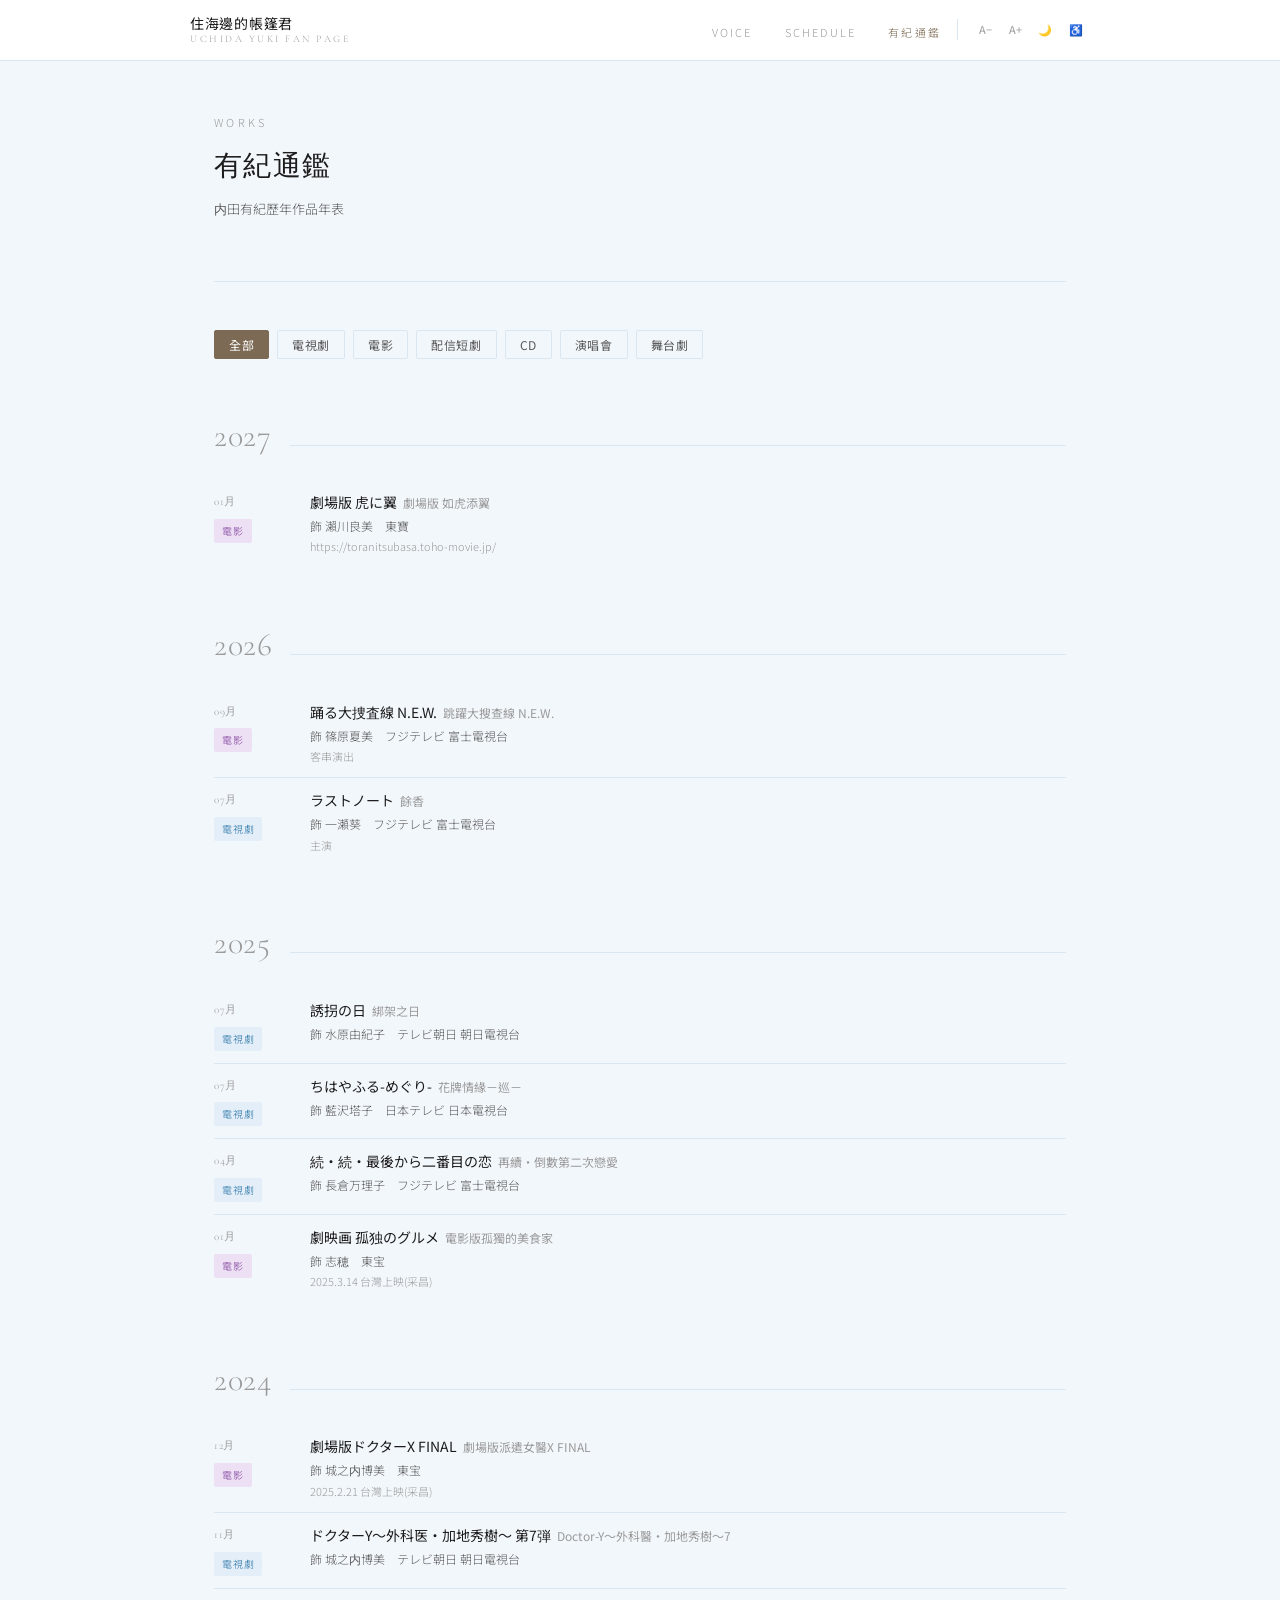
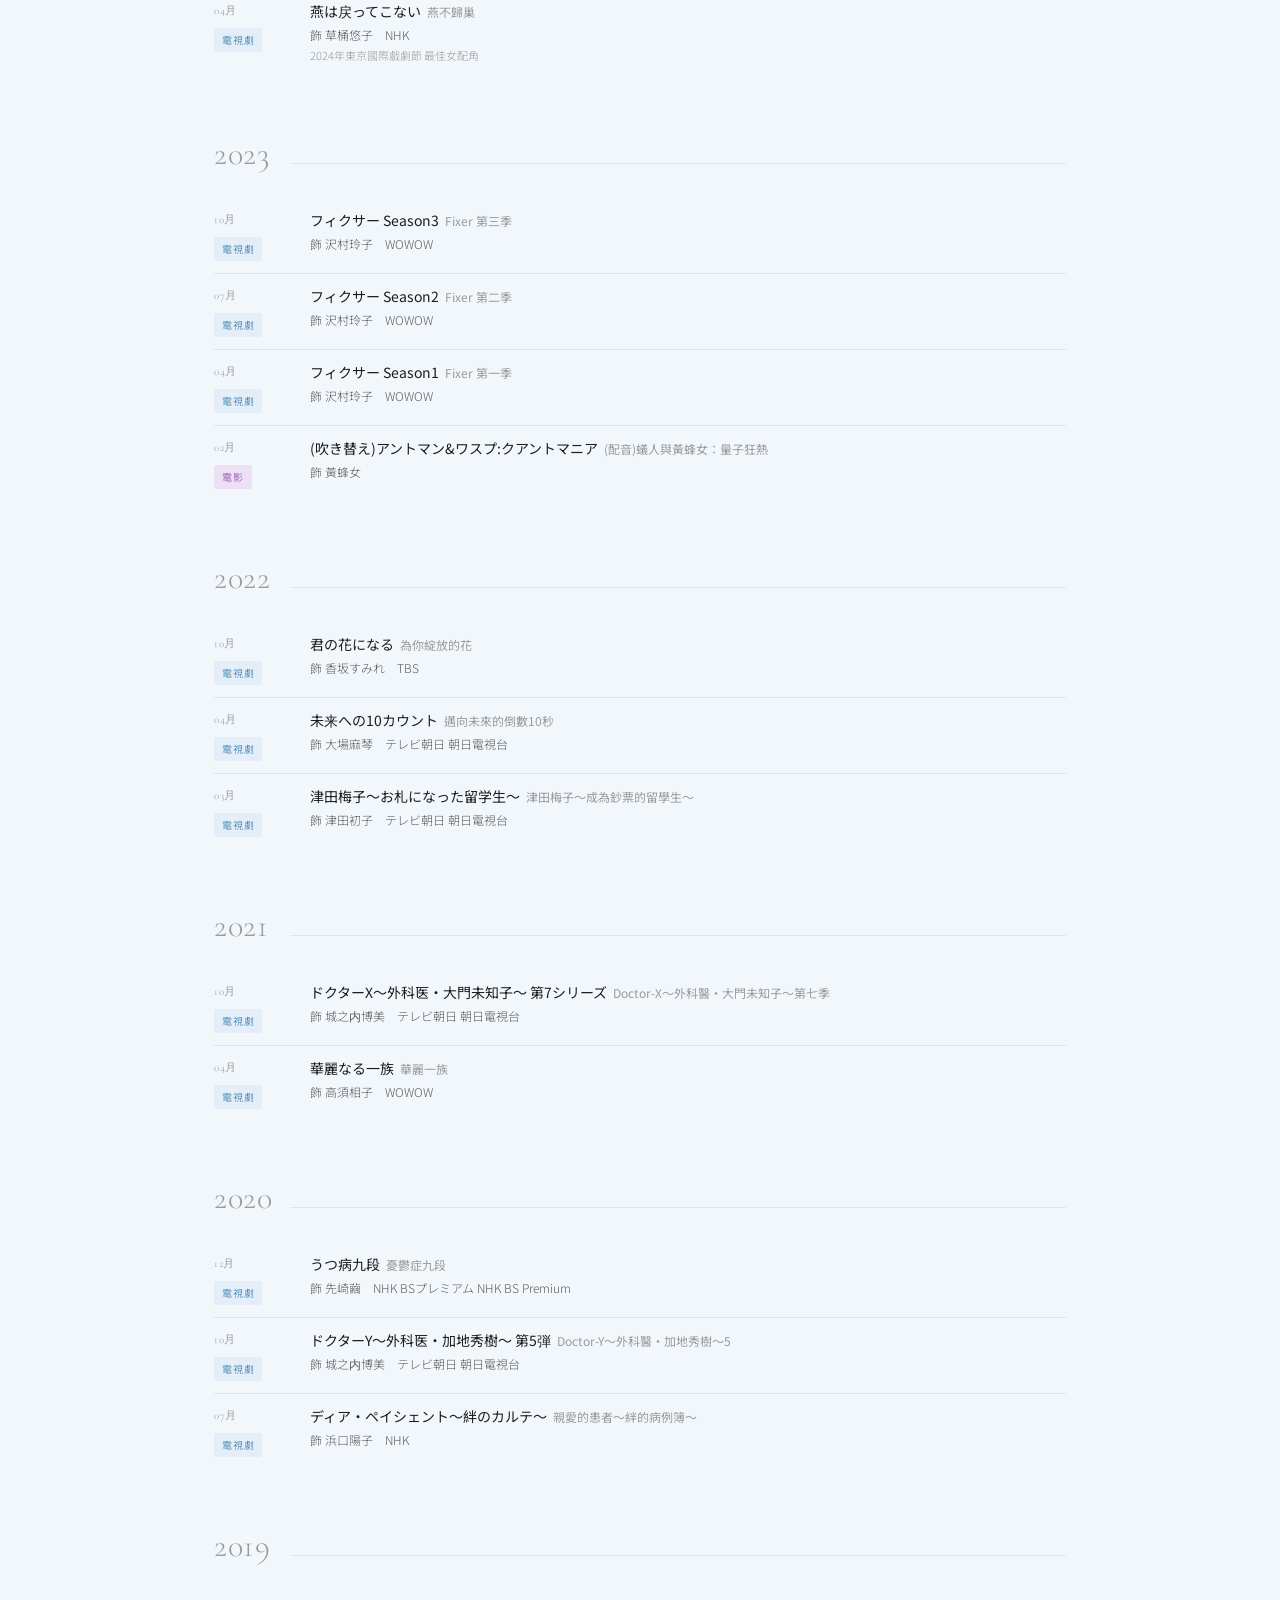
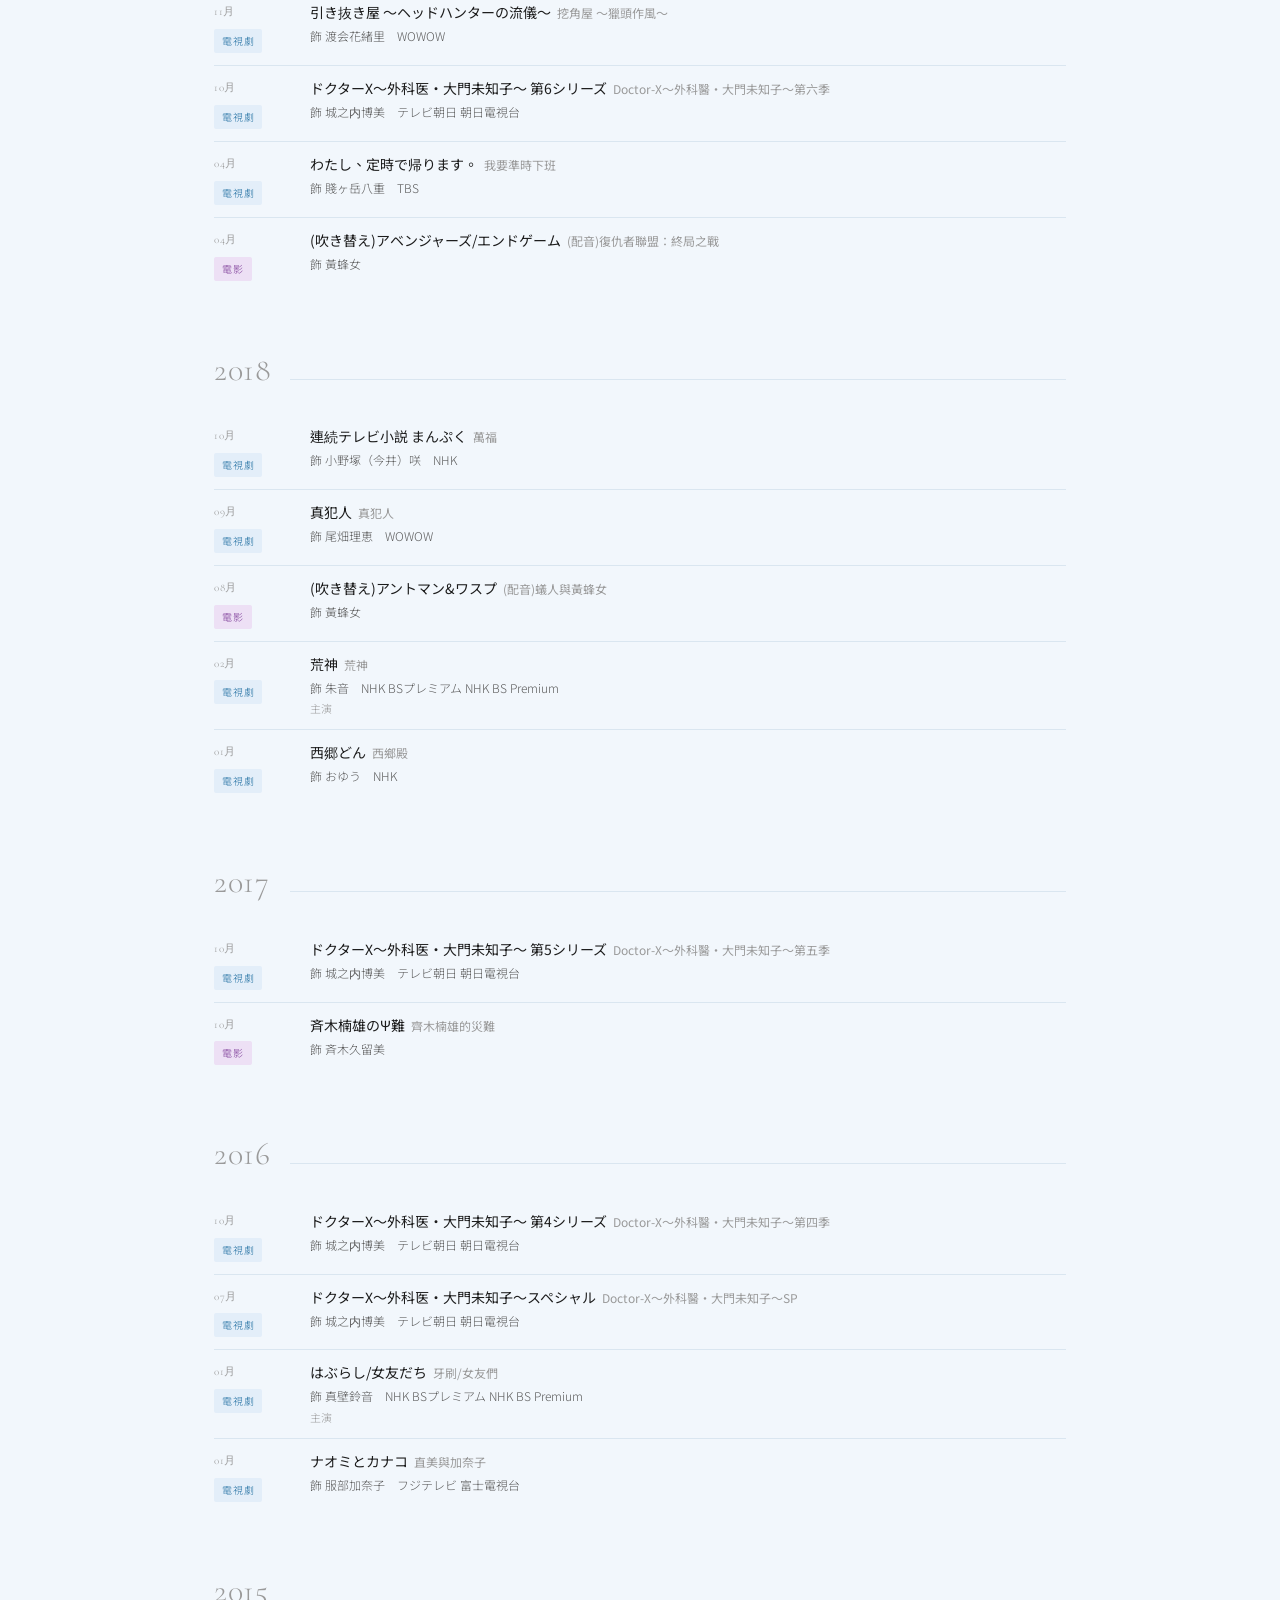
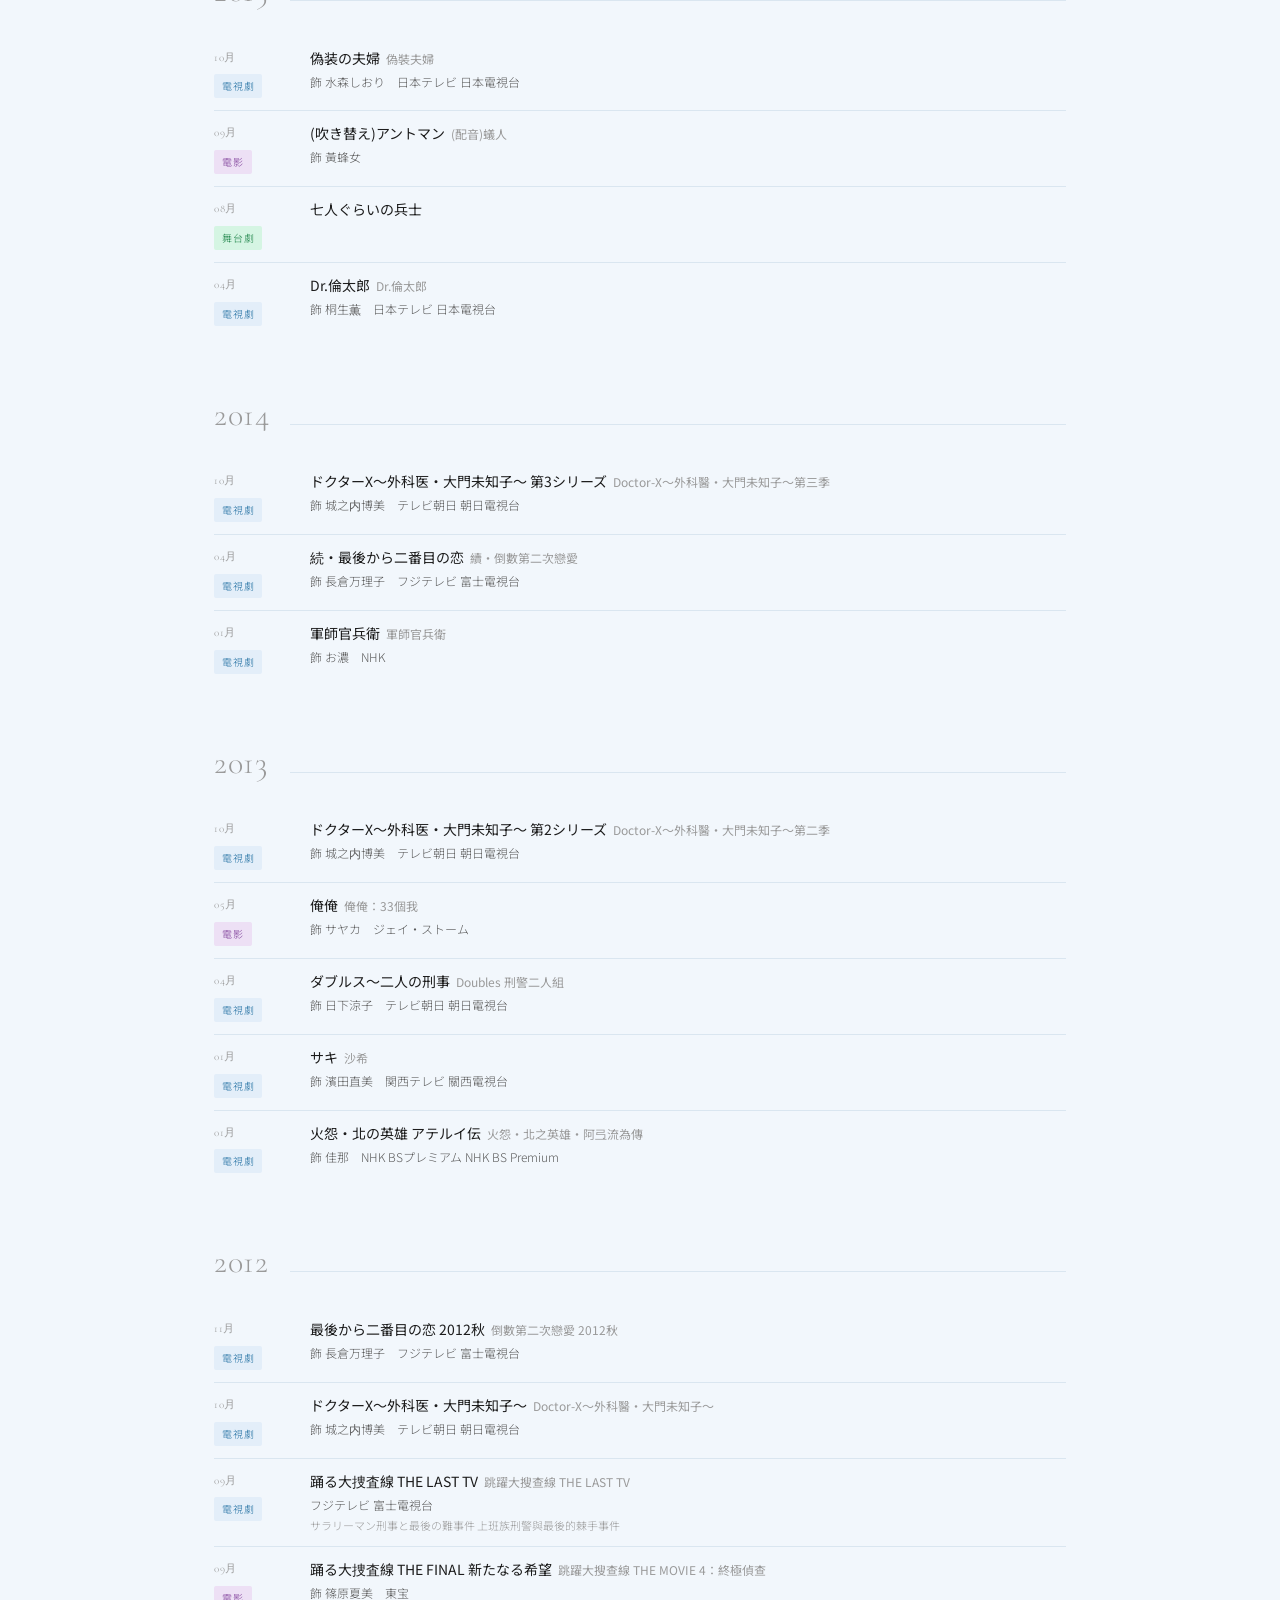
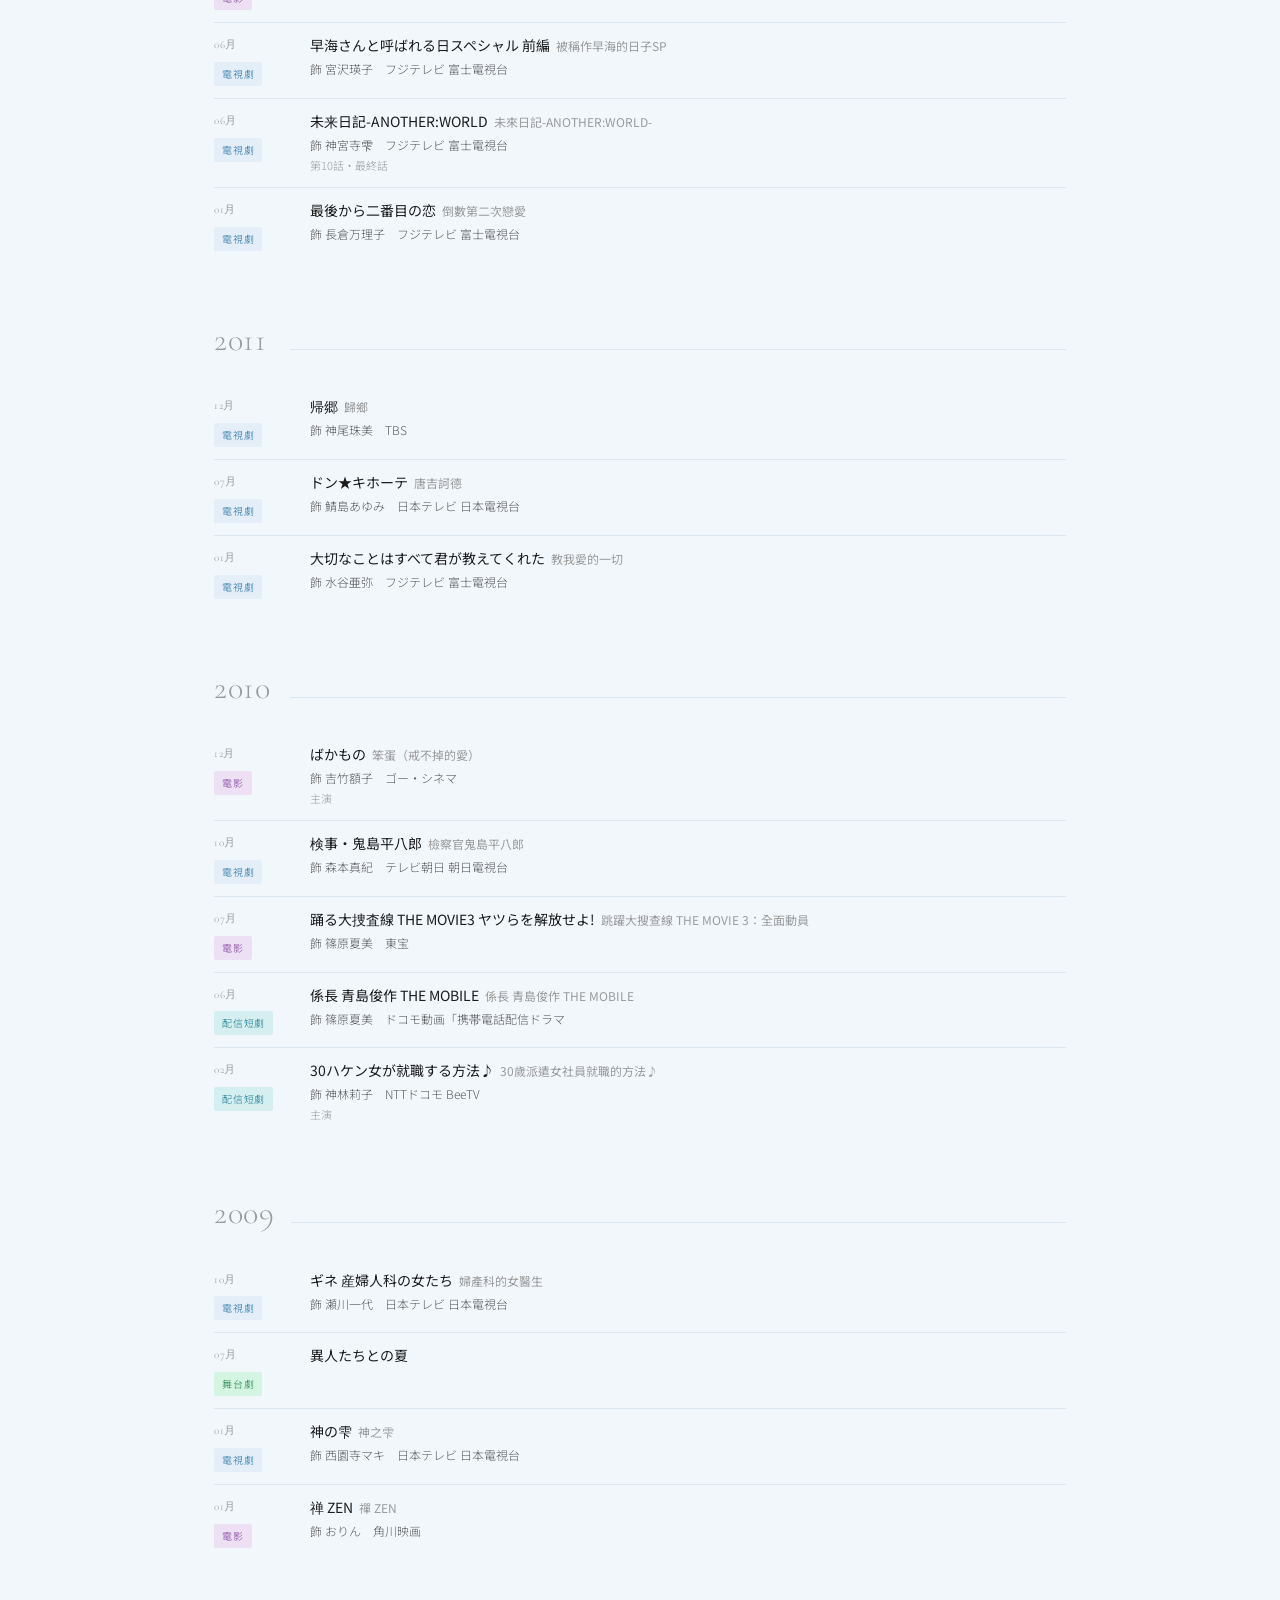
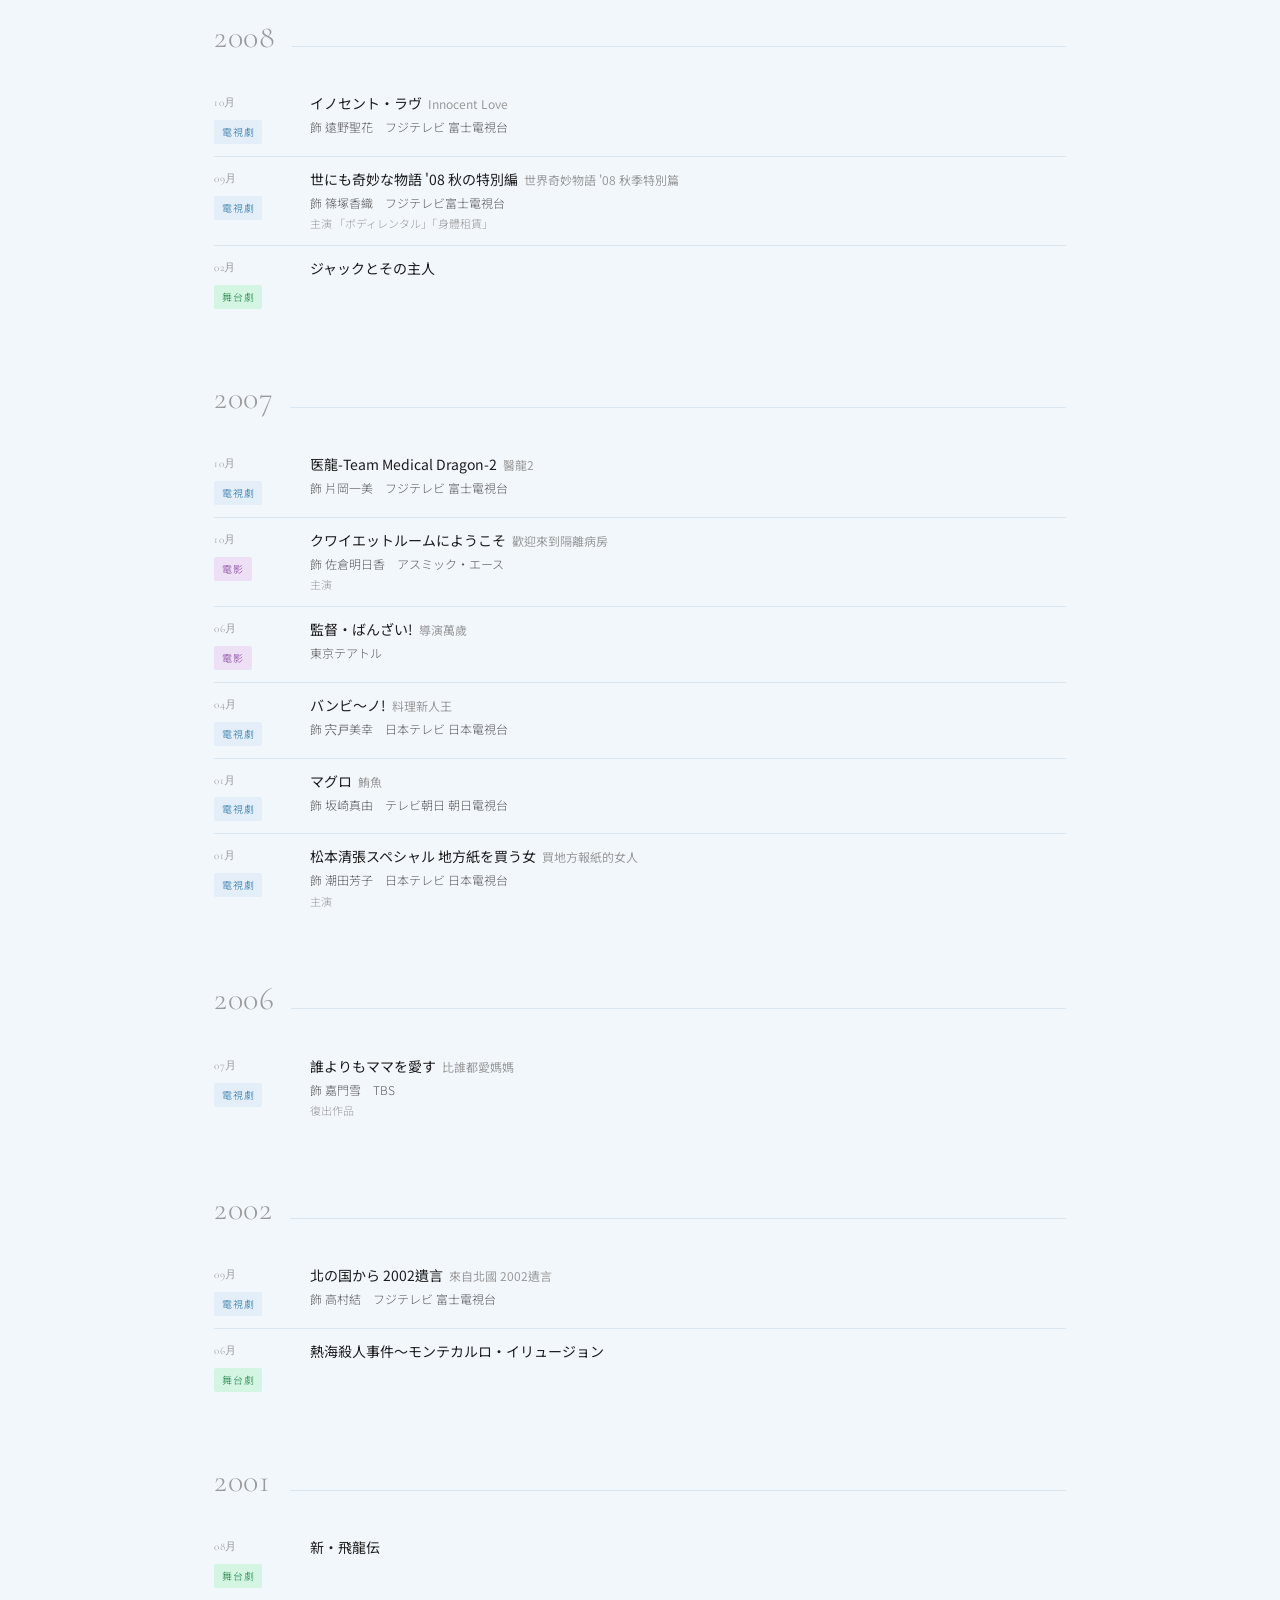
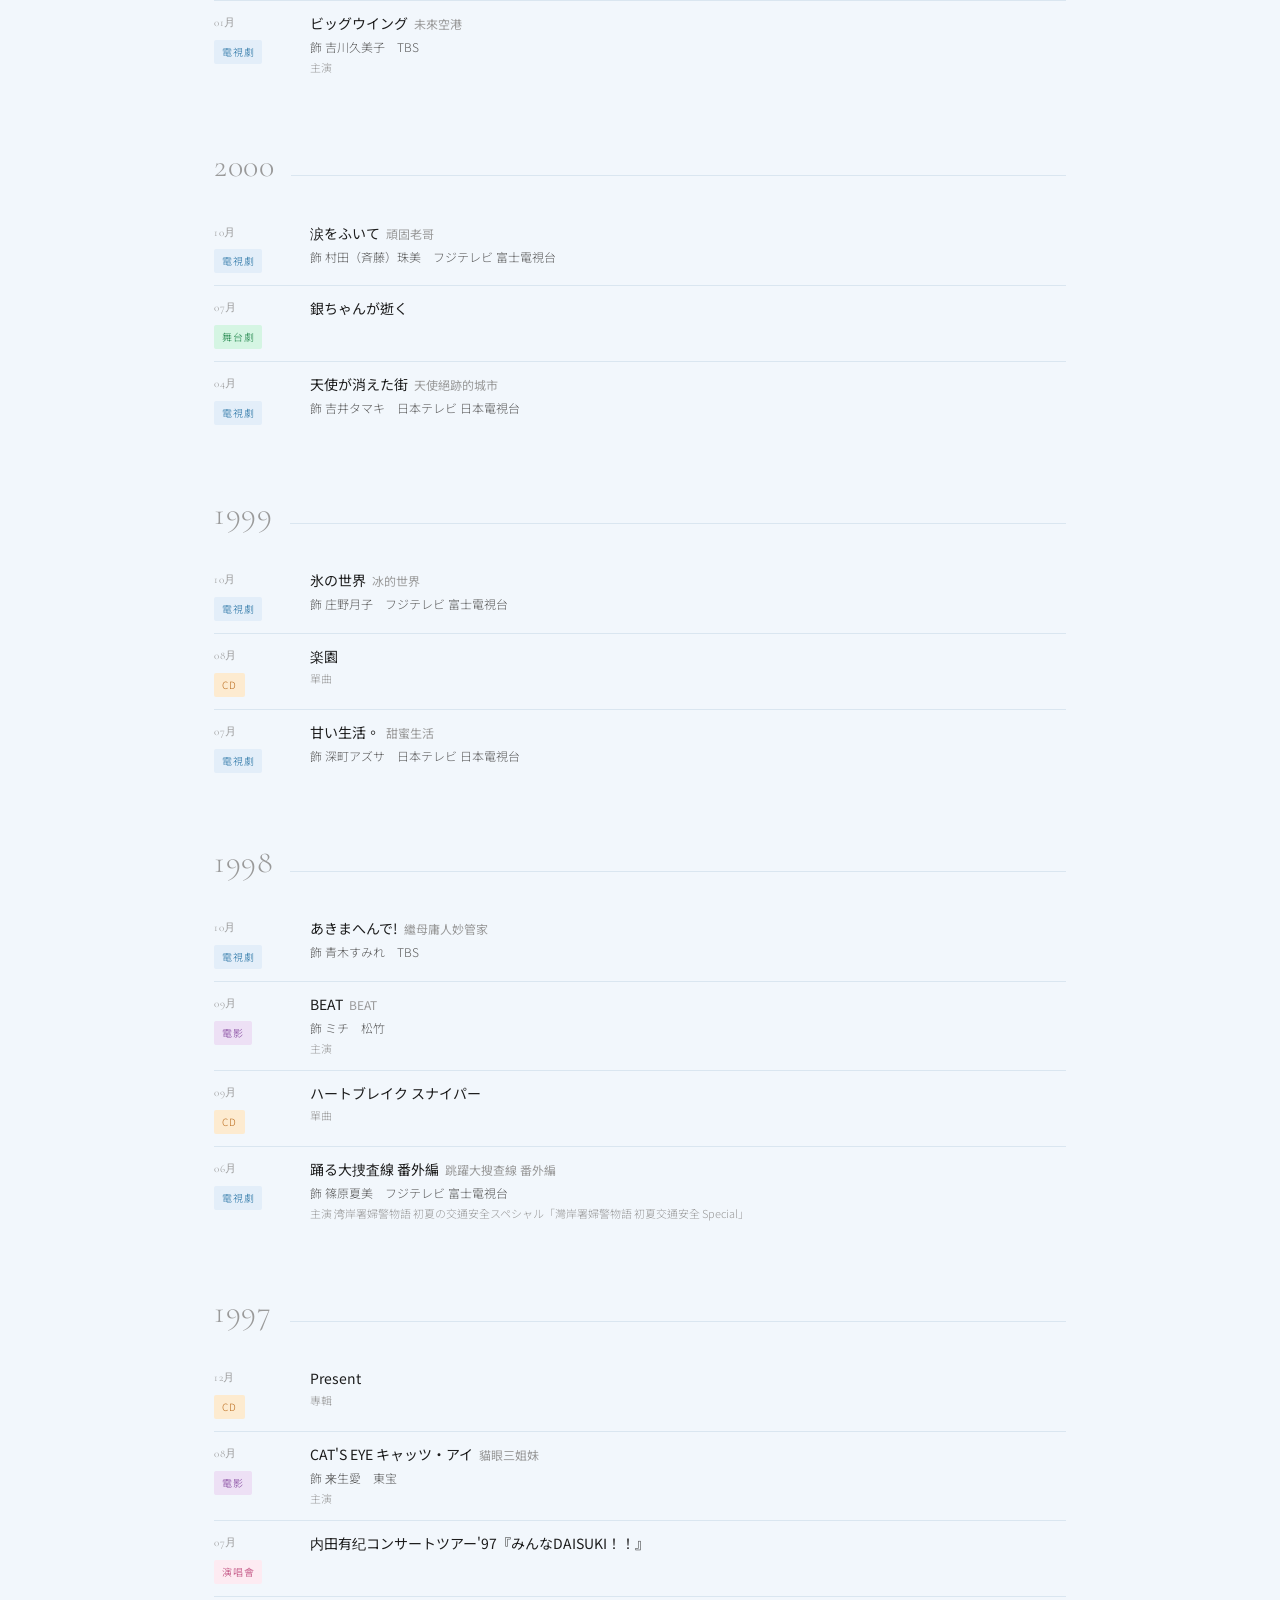
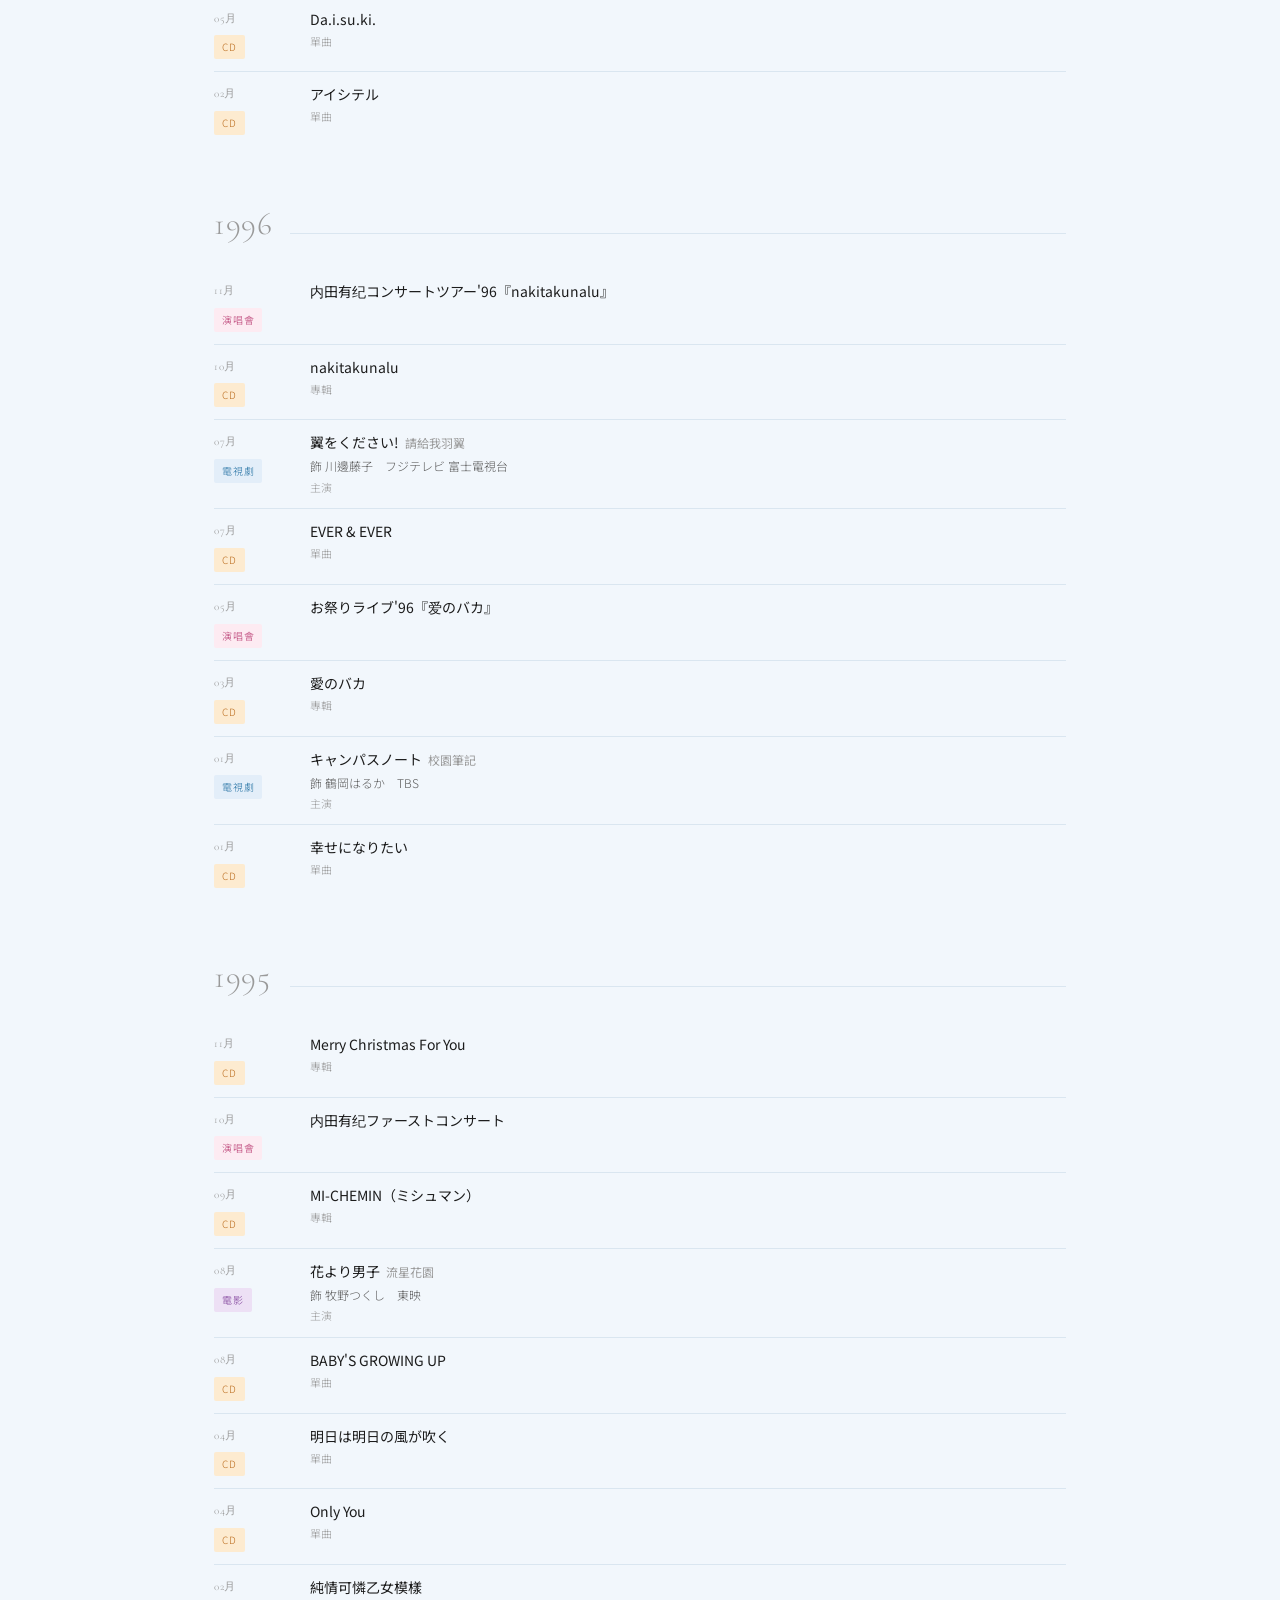
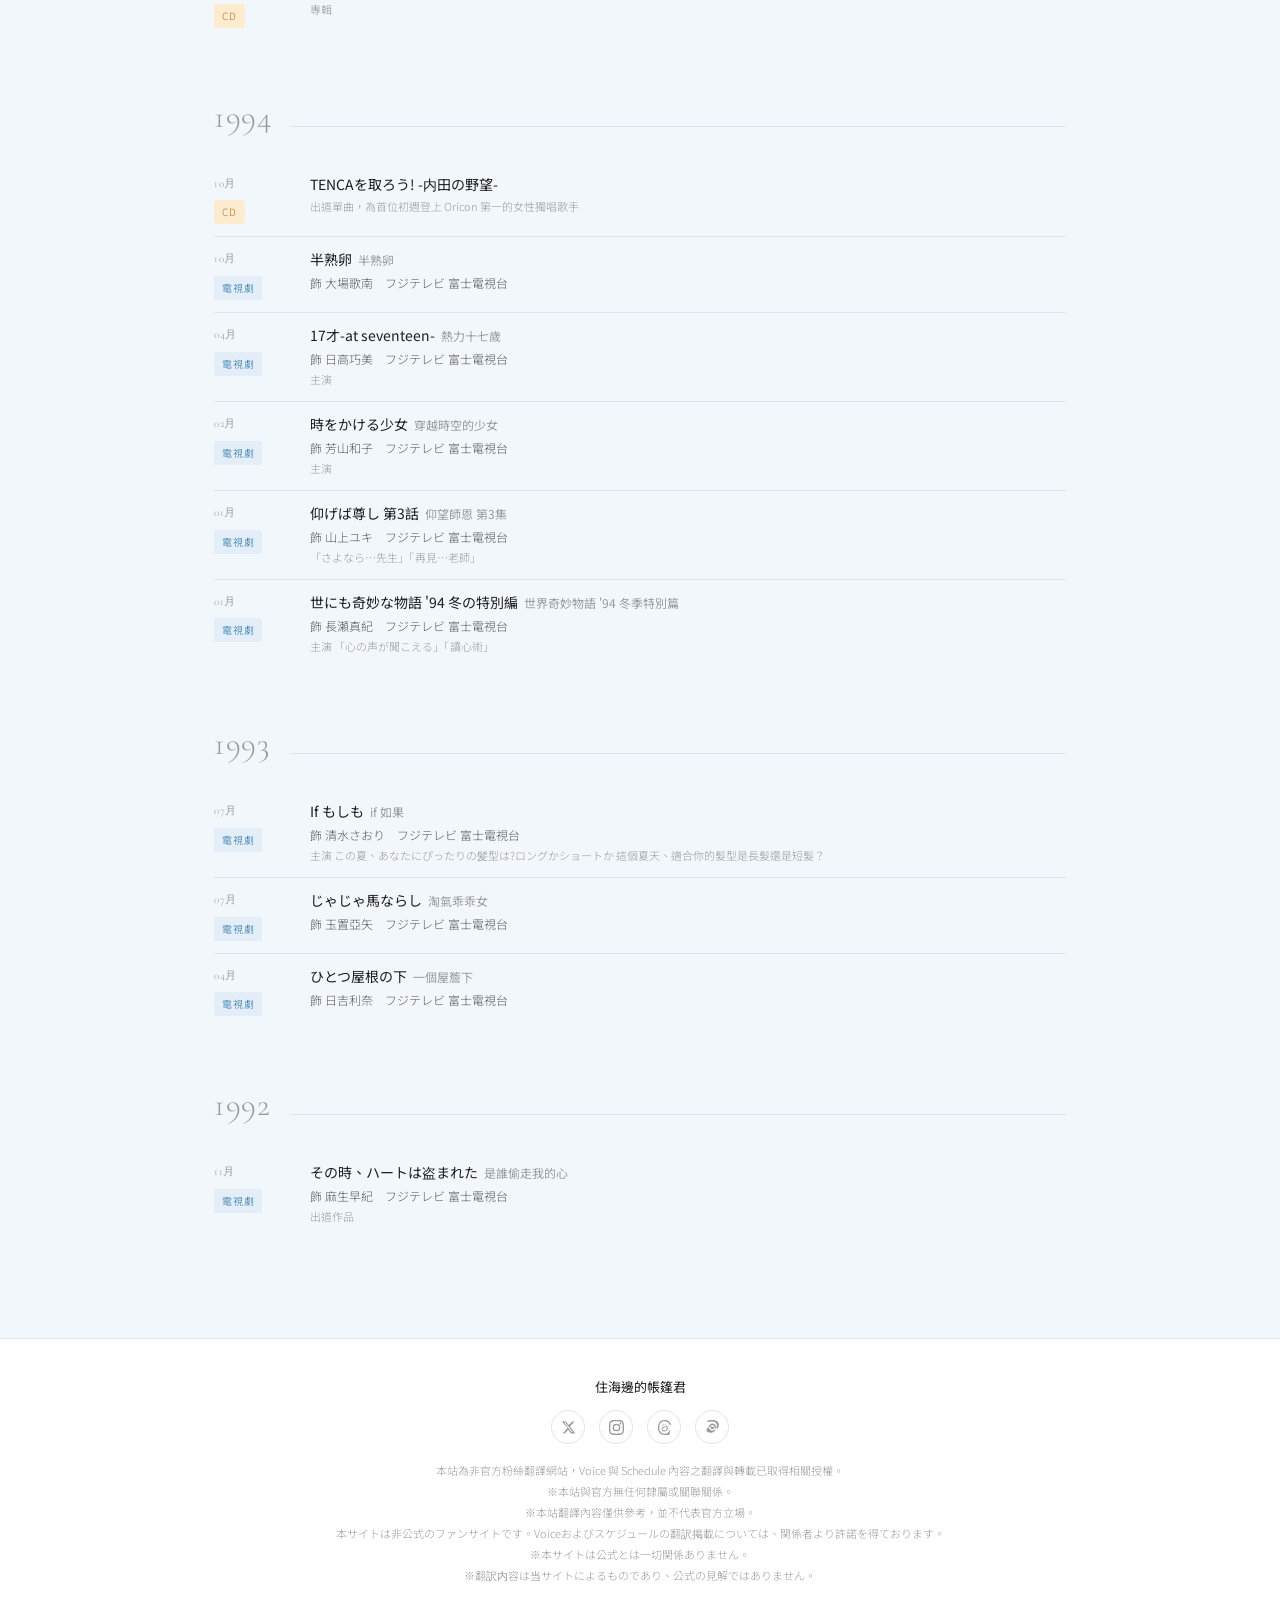
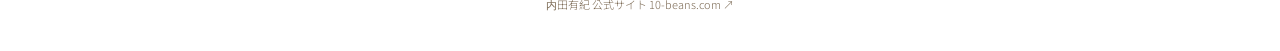
<file: works.html>
<!DOCTYPE html>
<html lang="zh-TW">
<head>
  <meta charset="UTF-8">
  <meta name="viewport" content="width=device-width, initial-scale=1.0">
  <title>有紀通鑑 — 住海邊的帳篷君</title>
  <meta name="description" content="内田有紀作品年表">
  <link rel="icon" href="assets/favicon.svg" type="image/svg+xml">
  <link rel="stylesheet" href="assets/css/style.css?v=2">
</head>
<body>

<header class="site-header">
  <a href="#main-content" class="skip-link">跳到主要內容</a>
  <div class="header-inner">
    <a href="index.html" class="site-title">
      住海邊的帳篷君
      <small>UCHIDA YUKI FAN PAGE</small>
    </a>
    <div class="header-right">
      <nav>
        <a href="voice.html">VOICE</a>
        <a href="schedule.html">SCHEDULE</a>
        <a href="works.html" class="active">有紀通鑑</a>
      </nav>
      <div class="a11y-controls" role="group" aria-label="顯示設定">
        <button class="ctrl-btn" id="btn-font-down" aria-label="縮小字體">A−</button>
        <button class="ctrl-btn" id="btn-font-up"   aria-label="放大字體">A+</button>
        <button class="ctrl-btn" id="btn-dark"      aria-label="切換夜間模式">🌙</button>
        <button class="ctrl-btn" id="btn-a11y"      aria-label="切換無障礙模式">♿</button>
      </div>
    </div>
  </div>
</header>

<main id="main-content" class="main-content">

  <div class="page-header">
    <div class="page-eyebrow">Works</div>
    <h1 class="page-title-lg">有紀通鑑</h1>
    <p class="page-desc">内田有紀歷年作品年表</p>
  </div>

  <!-- 類型篩選 -->
  <div class="works-filter" role="group" aria-label="依類型篩選">
    <button class="filter-btn active" data-type="all">全部</button>
    <button class="filter-btn" data-type="電視劇">電視劇</button>
    <button class="filter-btn" data-type="電影">電影</button>
    <button class="filter-btn" data-type="配信短劇">配信短劇</button>
    <button class="filter-btn" data-type="CD">CD</button>
    <button class="filter-btn" data-type="演唱會">演唱會</button>
    <button class="filter-btn" data-type="舞台劇">舞台劇</button>
  </div>

  <div id="works-timeline" aria-live="polite">
    <div class="loading">讀取中…</div>
  </div>

</main>

<footer class="site-footer">
  <div class="footer-inner">
    <div class="footer-name">住海邊的帳篷君</div>
    <div class="footer-social">
      <a href="https://x.com/YoukissTent1116" target="_blank" rel="noopener" aria-label="X（Twitter）帳號"><svg viewBox="0 0 24 24" aria-hidden="true"><path d="M18.244 2.25h3.308l-7.227 8.26 8.502 11.24H16.17l-4.714-6.231-5.401 6.231H2.748l7.73-8.835L1.254 2.25H8.08l4.264 5.633L18.244 2.25zm-1.161 17.52h1.833L7.084 4.126H5.117L17.083 19.77z"/></svg></a>
      <a href="https://www.instagram.com/youkisstent1116/" target="_blank" rel="noopener" aria-label="Instagram 帳號"><svg viewBox="0 0 24 24" aria-hidden="true"><path d="M12 2.163c3.204 0 3.584.012 4.85.07 3.252.148 4.771 1.691 4.919 4.919.058 1.265.069 1.645.069 4.849 0 3.205-.012 3.584-.069 4.849-.149 3.225-1.664 4.771-4.919 4.919-1.266.058-1.644.07-4.85.07-3.204 0-3.584-.012-4.849-.07-3.26-.149-4.771-1.699-4.919-4.92-.058-1.265-.07-1.644-.07-4.849 0-3.204.013-3.583.07-4.849.149-3.227 1.664-4.771 4.919-4.919 1.266-.057 1.645-.069 4.849-.069zM12 0C8.741 0 8.333.014 7.053.072 2.695.272.273 2.69.073 7.052.014 8.333 0 8.741 0 12c0 3.259.014 3.668.072 4.948.2 4.358 2.618 6.78 6.98 6.98C8.333 23.986 8.741 24 12 24c3.259 0 3.668-.014 4.948-.072 4.354-.2 6.782-2.618 6.979-6.98.059-1.28.073-1.689.073-4.948 0-3.259-.014-3.667-.072-4.947-.196-4.354-2.617-6.78-6.979-6.98C15.668.014 15.259 0 12 0zm0 5.838a6.162 6.162 0 100 12.324 6.162 6.162 0 000-12.324zM12 16a4 4 0 110-8 4 4 0 010 8zm6.406-11.845a1.44 1.44 0 100 2.881 1.44 1.44 0 000-2.881z"/></svg></a>
      <a href="https://www.threads.com/@youkisstent1116" target="_blank" rel="noopener" aria-label="Threads 帳號"><svg viewBox="0 0 24 24" aria-hidden="true"><path d="M12.186 24h-.007c-3.581-.024-6.334-1.205-8.184-3.509C2.35 18.44 1.5 15.586 1.472 12.01v-.017c.03-3.579.879-6.43 2.525-8.482C5.845 1.205 8.6.024 12.18 0h.014c2.746.02 5.043.725 6.826 2.098 1.677 1.29 2.858 3.13 3.509 5.467l-2.04.569c-1.104-3.96-3.898-5.984-8.304-6.015-2.91.022-5.11.936-6.54 2.717C4.307 6.504 3.616 8.914 3.589 12c.027 3.086.718 5.496 2.057 7.164 1.43 1.783 3.631 2.698 6.54 2.717 2.623-.02 4.358-.631 5.8-2.045 1.647-1.613 1.618-3.593 1.09-4.798-.312-.71-.873-1.3-1.634-1.75-.192 1.352-.622 2.446-1.284 3.272-.886 1.102-2.14 1.704-3.73 1.79-1.202.065-2.361-.218-3.259-.801-1.063-.689-1.685-1.74-1.752-2.964-.065-1.19.408-2.285 1.33-3.082.88-.76 2.119-1.207 3.583-1.291a13.853 13.853 0 0 1 3.02.142c-.126-.742-.375-1.332-.75-1.757-.513-.586-1.308-.883-2.359-.89h-.029c-.844 0-1.992.232-2.721 1.32L7.734 9.258c.849-1.264 2.304-2.025 3.957-2.025h.047c1.951.013 3.452.673 4.354 1.91.818 1.12 1.214 2.71 1.176 4.723a7.062 7.062 0 0 1 .975.603c1.227.872 2.02 2.079 2.347 3.497.504 2.174.119 4.648-2.042 6.765C17.23 23.276 15.23 24 12.186 24zm.007-11.69c-.173 0-.347.006-.522.018-1.773.104-2.983.968-2.905 2.208.038.652.382 1.168.978 1.552.682.443 1.567.595 2.423.547 1.307-.07 2.27-.617 2.86-1.625.481-.826.692-1.947.634-3.34a12.024 12.024 0 0 0-3.468-.36z"/></svg></a>
      <a href="https://weibo.com/u/7761066082" target="_blank" rel="noopener" aria-label="微博帳號"><svg viewBox="0 0 24 24" aria-hidden="true"><path d="M10.098 20.323c-3.977.391-7.414-1.406-7.672-4.02-.259-2.609 2.759-5.047 6.74-5.441 3.979-.394 7.413 1.404 7.671 4.018.259 2.6-2.759 5.049-6.739 5.443zM11.32 0C7.294 0 4.58.923 4.58.923c-.63.219-.949.897-.733 1.516.217.621.906.951 1.541.742 0 0 2.318-.791 5.931-.791 4.603 0 7.717 2.312 7.717 6.197 0 1.049-.22 1.98-.633 2.776-.36.701-.092 1.555.62 1.905.712.35 1.58.089 1.94-.612.591-1.151.904-2.443.904-3.837C22.867 3.337 18.461 0 11.32 0zm.524 5.671c-3.13 0-5.667 2.537-5.667 5.667 0 3.13 2.537 5.667 5.667 5.667 3.13 0 5.667-2.537 5.667-5.667 0-3.13-2.537-5.667-5.667-5.667zm0 9.117c-1.904 0-3.449-1.545-3.449-3.449 0-1.904 1.545-3.449 3.449-3.449 1.904 0 3.449 1.545 3.449 3.449 0 1.904-1.545 3.449-3.449 3.449z"/></svg></a>
    </div>
    <div class="footer-notice">
      本站為非官方粉絲翻譯網站，Voice 與 Schedule 內容之翻譯與轉載已取得相關授權。<br>
      ※本站與官方無任何隸屬或關聯關係。<br>
      ※本站翻譯內容僅供參考，並不代表官方立場。<br>
      本サイトは非公式のファンサイトです。Voiceおよびスケジュールの翻訳掲載については、関係者より許諾を得ております。<br>
      ※本サイトは公式とは一切関係ありません。<br>
      ※翻訳内容は当サイトによるものであり、公式の見解ではありません。
    </div>
    <div class="footer-official">
      <a href="https://10-beans.com/" target="_blank" rel="noopener">内田有紀 公式サイト 10-beans.com ↗</a>
    </div>
  </div>
</footer>

<script src="assets/js/app.js?v=2"></script>
<script>initWorksPage();</script>
</body>
</html>
</file>
<file: assets/css/style.css>
@import url('https://fonts.googleapis.com/css2?family=Noto+Sans+TC:wght@300;400;500&family=Cormorant+Garamond:ital,wght@0,300;0,400;1,300&display=swap');

:root {
  --bg: #F2F7FC;
  --bg-card: #FFFFFF;
  --text-primary: #1C1C1C;
  --text-secondary: #5A5A5A;
  --text-muted: #9A9A9A;
  --border: #DAE6F0;
  --accent: #7C6A54;
  --accent-hover: #5C4E3C;
  --accent-light: #E6EFF7;
}

* { box-sizing: border-box; margin: 0; padding: 0; }

body {
  font-family: 'Noto Sans TC', sans-serif;
  font-weight: 300;
  background: var(--bg);
  color: var(--text-primary);
  line-height: 1.8;
}

a { color: inherit; text-decoration: none; }

/* ── Header ── */
.site-header {
  border-bottom: 1px solid var(--border);
  padding: 0 24px;
  background: #fff;
  position: sticky;
  top: 0;
  z-index: 100;
}
.header-inner {
  max-width: 900px;
  margin: 0 auto;
  display: flex;
  align-items: center;
  justify-content: space-between;
  height: 60px;
}
.site-title {
  font-size: 14px;
  font-weight: 400;
  letter-spacing: 0.05em;
  line-height: 1.3;
}
.site-title small {
  display: block;
  font-family: 'Cormorant Garamond', serif;
  font-size: 10px;
  color: var(--text-muted);
  letter-spacing: 0.25em;
  font-weight: 300;
}
nav a {
  font-size: 11px;
  letter-spacing: 0.2em;
  color: var(--text-muted);
  margin-left: 28px;
  transition: color 0.2s;
}
nav a:hover, nav a.active { color: var(--accent); }

/* ── Layout ── */
.main-content {
  max-width: 900px;
  margin: 0 auto;
  padding: 52px 24px;
}

/* ── Section header ── */
.section-header {
  display: flex;
  align-items: baseline;
  justify-content: space-between;
  margin-bottom: 32px;
  padding-bottom: 14px;
  border-bottom: 1px solid var(--border);
}
.section-title {
  font-size: 11px;
  letter-spacing: 0.35em;
  font-weight: 400;
  color: var(--text-muted);
  text-transform: uppercase;
}
.section-more {
  font-size: 11px;
  color: var(--accent);
  letter-spacing: 0.05em;
}

/* ── Voice cards ── */
.voice-grid {
  display: grid;
  grid-template-columns: repeat(auto-fill, minmax(260px, 1fr));
  gap: 20px;
  margin-bottom: 64px;
}
.voice-card {
  display: block;
  background: var(--bg-card);
  border: 1px solid var(--border);
  padding: 22px 24px;
  transition: border-color 0.2s, box-shadow 0.2s;
}
.voice-card:hover {
  border-color: var(--accent);
  box-shadow: 0 2px 16px rgba(124, 106, 84, 0.09);
}
.voice-date {
  font-size: 15px;
  color: var(--text-muted);
  letter-spacing: 0.1em;
  margin-bottom: 10px;
  font-family: 'Cormorant Garamond', serif;
}
.voice-title {
  font-size: 15px;
  font-weight: 400;
  line-height: 1.55;
  margin-bottom: 10px;
}
.voice-excerpt {
  font-size: 13px;
  color: var(--text-secondary);
  line-height: 1.7;
  display: -webkit-box;
  -webkit-line-clamp: 3;
  -webkit-box-orient: vertical;
  overflow: hidden;
}

/* ── Schedule list ── */
.schedule-list { margin-bottom: 64px; }
.schedule-item {
  display: grid;
  grid-template-columns: 170px 1fr;
  gap: 16px;
  align-items: start;
  padding: 18px 0;
  border-bottom: 1px solid var(--border);
}
.schedule-item:first-child { border-top: 1px solid var(--border); }
.schedule-item-top {
  display: flex;
  flex-direction: column;
  gap: 6px;
}
.schedule-date {
  font-size: 14px;
  font-family: 'Cormorant Garamond', serif;
  color: var(--text-muted);
  padding-top: 3px;
  line-height: 1.5;
}
.schedule-type {
  display: inline-block;
  font-size: 10px;
  letter-spacing: 0.08em;
  padding: 3px 8px;
  background: var(--accent-light);
  color: var(--accent);
  margin-top: 2px;
}
.schedule-content { font-size: 14px; }
.schedule-title { font-weight: 400; margin-bottom: 4px; line-height: 1.5; }
.schedule-desc { font-size: 13px; color: var(--text-secondary); line-height: 1.65; }
.schedule-link {
  display: inline-block;
  font-size: 11px;
  color: var(--accent);
  margin-top: 5px;
  letter-spacing: 0.05em;
}

/* ── Page header ── */
.page-header {
  margin-bottom: 48px;
  padding-bottom: 20px;
  border-bottom: 1px solid var(--border);
}
.page-label {
  font-size: 10px;
  letter-spacing: 0.4em;
  font-weight: 400;
  color: var(--text-muted);
  text-transform: uppercase;
}
.page-title-jp {
  font-size: 24px;
  font-weight: 300;
  margin-top: 8px;
  font-family: 'Cormorant Garamond', serif;
  color: var(--text-primary);
}

/* ── Post detail ── */
.post-meta { margin-bottom: 32px; }
.post-date {
  font-size: 15px;
  color: var(--text-muted);
  font-family: 'Cormorant Garamond', serif;
  letter-spacing: 0.1em;
  margin-bottom: 12px;
}
.post-title { font-size: 22px; font-weight: 400; line-height: 1.5; }
.post-body {
  font-size: 15px;
  line-height: 1.5;
  color: var(--text-primary);
}
.post-body p { margin-bottom: 0.4em; }
.post-notice {
  margin-top: 52px;
  padding: 16px 20px;
  background: var(--accent-light);
  font-size: 12px;
  color: var(--text-secondary);
  border-left: 2px solid var(--accent);
  line-height: 1.8;
}
.post-notice a { color: var(--accent); }
.back-link {
  display: inline-block;
  margin-top: 32px;
  font-size: 12px;
  color: var(--accent);
  letter-spacing: 0.05em;
}

/* ── Pagination ── */
.pagination {
  display: flex;
  justify-content: center;
  gap: 6px;
  margin-top: 48px;
}
.page-btn {
  width: 34px;
  height: 34px;
  display: flex;
  align-items: center;
  justify-content: center;
  border: 1px solid var(--border);
  background: white;
  font-size: 12px;
  cursor: pointer;
  color: var(--text-secondary);
  transition: all 0.2s;
  font-family: 'Noto Sans TC', sans-serif;
}
.page-btn:hover { border-color: var(--accent); color: var(--accent); }
.page-btn.active { background: var(--accent); border-color: var(--accent); color: white; }
.page-ellipsis { display: flex; align-items: center; padding: 0 4px; color: var(--text-muted); font-size: 12px; }

/* ── States ── */
.empty-state {
  text-align: center;
  padding: 64px 0;
  color: var(--text-muted);
  font-size: 13px;
  letter-spacing: 0.05em;
}
.loading {
  text-align: center;
  padding: 40px;
  color: var(--text-muted);
  font-size: 12px;
  letter-spacing: 0.15em;
}

/* ── Footer ── */
.site-footer {
  border-top: 1px solid var(--border);
  padding: 36px 24px;
  text-align: center;
  background: #fff;
}
.footer-inner { max-width: 900px; margin: 0 auto; }
.footer-name { font-size: 13px; font-weight: 400; margin-bottom: 12px; }
.footer-notice { font-size: 11px; color: var(--text-muted); line-height: 1.9; }
.footer-official { font-size: 11px; margin-top: 10px; }
.footer-official a { color: var(--accent); }

/* Social icons */
.footer-social { display: flex; justify-content: center; gap: 14px; margin-bottom: 16px; }
.footer-social a {
  display: flex; align-items: center; justify-content: center;
  width: 34px; height: 34px;
  border: 1px solid var(--border);
  border-radius: 50%;
  color: var(--text-muted);
  transition: color 0.2s, border-color 0.2s;
}
.footer-social a:hover { color: var(--accent); border-color: var(--accent); }
.footer-social svg { width: 15px; height: 15px; fill: currentColor; }

/* Site intro */
.site-intro {
  background: var(--bg-card);
  border: 1px solid var(--border);
  padding: 28px 32px;
  margin-bottom: 48px;
  font-size: 14px;
  line-height: 1.9;
}
.intro-greeting { font-size: 15px; margin-bottom: 10px; }
.intro-tags {
  display: flex; flex-wrap: wrap; gap: 8px 20px;
  padding: 14px 0; margin: 14px 0;
  border-top: 1px solid var(--border);
  border-bottom: 1px solid var(--border);
}
.intro-tag { display: flex; align-items: center; gap: 8px; font-size: 13px; }
.intro-tag-label {
  font-size: 10px; letter-spacing: 0.1em;
  padding: 2px 8px;
  background: var(--accent-light); color: var(--accent);
  border-radius: 2px; white-space: nowrap;
}
.intro-a11y { font-size: 13px; color: var(--text-secondary); }
@media (max-width: 640px) { .site-intro { padding: 20px 18px; } }

/* ── Skip link ── */
.skip-link {
  position: absolute;
  top: -48px;
  left: 16px;
  background: var(--accent);
  color: #fff;
  padding: 8px 16px;
  font-size: 13px;
  z-index: 200;
  border-radius: 0 0 4px 4px;
  transition: top 0.15s;
}
.skip-link:focus { top: 0; outline: none; }

/* ── Header controls ── */
.header-right {
  display: flex;
  align-items: center;
  gap: 16px;
}
.a11y-controls {
  display: flex;
  align-items: center;
  gap: 2px;
  padding-left: 14px;
  border-left: 1px solid var(--border);
}
.ctrl-btn {
  background: none;
  border: none;
  cursor: pointer;
  font-size: 11px;
  color: var(--text-muted);
  padding: 5px 7px;
  border-radius: 3px;
  transition: all 0.15s;
  font-family: 'Noto Sans TC', sans-serif;
  letter-spacing: 0.03em;
  line-height: 1;
}
.ctrl-btn:hover { color: var(--accent); background: var(--accent-light); }
.ctrl-btn.active { color: var(--accent); background: var(--accent-light); }

/* ── Keyboard focus (all modes) ── */
a:focus-visible,
button:focus-visible {
  outline: 2px solid var(--accent);
  outline-offset: 2px;
  border-radius: 2px;
}

/* ── Dark mode ── */
body.dark-mode {
  --bg: #151b25;
  --bg-card: #1c2435;
  --text-primary: #dce4f0;
  --text-secondary: #8a9ab0;
  --text-muted: #556070;
  --border: #263040;
  --accent: #9a8870;
  --accent-hover: #b8a688;
  --accent-light: #1e2530;
}
body.dark-mode .site-header { background: #111720; }
body.dark-mode .site-footer { background: #111720; }
body.dark-mode .page-btn { background: var(--bg-card); }

/* ── Font size levels ── */
body.font-lg .post-body,
body.font-lg .voice-excerpt,
body.font-lg .schedule-content,
body.font-lg .work-title,
body.font-lg .work-meta,
body.font-lg .site-intro p,
body.font-lg .intro-tag { font-size: 16px; }
body.font-lg .voice-date,
body.font-lg .schedule-date,
body.font-lg .work-notes { font-size: 14px; }
body.font-lg .timeline-year { font-size: 36px; }

body.font-xl .post-body,
body.font-xl .voice-excerpt,
body.font-xl .schedule-content,
body.font-xl .work-title,
body.font-xl .work-meta,
body.font-xl .site-intro p,
body.font-xl .intro-tag { font-size: 18px; }
body.font-xl .voice-date,
body.font-xl .schedule-date,
body.font-xl .work-notes { font-size: 15px; }
body.font-xl .timeline-year { font-size: 40px; }

/* ── Accessibility mode ── */
body.a11y-mode nav a {
  min-height: 44px;
  display: inline-flex;
  align-items: center;
}
body.a11y-mode .ctrl-btn { min-height: 36px; min-width: 36px; }
body.a11y-mode .voice-card { padding: 28px; }
body.a11y-mode .page-btn { width: 44px; height: 44px; font-size: 14px; }
body.a11y-mode .schedule-item { padding: 22px 0; gap: 20px; }
body.a11y-mode *:focus,
body.a11y-mode *:focus-visible {
  outline: 3px solid var(--accent) !important;
  outline-offset: 3px;
}

/* ── Works 有紀通鑑 ── */
.page-eyebrow {
  font-size: 11px;
  letter-spacing: 0.3em;
  color: var(--text-muted);
  text-transform: uppercase;
  margin-bottom: 8px;
}
.page-title-lg {
  font-size: 28px;
  font-weight: 300;
  font-family: 'Cormorant Garamond', serif;
  letter-spacing: 0.05em;
  margin-bottom: 6px;
}
.page-desc {
  font-size: 13px;
  color: var(--text-secondary);
  margin-bottom: 40px;
}

/* 篩選列 */
.works-filter {
  display: flex;
  flex-wrap: wrap;
  gap: 8px;
  margin-bottom: 48px;
}
.filter-btn {
  background: none;
  border: 1px solid var(--border);
  padding: 5px 14px;
  font-size: 12px;
  font-family: inherit;
  letter-spacing: 0.05em;
  color: var(--text-secondary);
  cursor: pointer;
  border-radius: 2px;
  transition: all 0.2s;
}
.filter-btn:hover { border-color: var(--accent); color: var(--accent); }
.filter-btn.active {
  background: var(--accent);
  border-color: var(--accent);
  color: #fff;
}

/* 時間軸 */
.timeline-year-block { margin-bottom: 48px; }
.timeline-year-heading {
  display: flex;
  align-items: baseline;
  gap: 16px;
  margin-bottom: 16px;
}
.timeline-year {
  font-family: 'Cormorant Garamond', serif;
  font-size: 32px;
  font-weight: 300;
  color: var(--text-muted);
  min-width: 60px;
  letter-spacing: 0.02em;
}
.timeline-year-line {
  flex: 1;
  height: 1px;
  background: var(--border);
}
.timeline-works { display: flex; flex-direction: column; gap: 0; }
.work-item {
  display: grid;
  grid-template-columns: 80px 1fr;
  gap: 12px 16px;
  padding: 12px 0;
  border-bottom: 1px solid var(--border);
  align-items: start;
}
.work-item:last-child { border-bottom: none; }
.work-type-tag {
  display: inline-block;
  font-size: 10px;
  letter-spacing: 0.08em;
  padding: 3px 8px;
  border-radius: 2px;
  white-space: nowrap;
  margin-top: 2px;
  text-align: center;
}
/* 各類型顏色 */
.tag-電視劇  { background: #E3EEF9; color: #2471A3; }
.tag-電影    { background: #EDE0F5; color: #7D3C98; }
.tag-配信短劇 { background: #D5EEF0; color: #117A8B; }
.tag-CD      { background: #FDEBD0; color: #BA6A1A; }
.tag-演唱會   { background: #FDEBF2; color: #B5316A; }
.tag-舞台劇   { background: #D5F5E3; color: #1E8449; }
.tag-其他    { background: #F0F0F0; color: #666; }

.work-tag-col { display: flex; flex-direction: column; gap: 5px; align-items: flex-start; }
.work-month {
  font-size: 11px;
  font-family: 'Cormorant Garamond', serif;
  color: var(--text-muted);
  letter-spacing: 0.05em;
}
.work-info { }
.work-title {
  font-size: 14px;
  font-weight: 400;
  line-height: 1.5;
}
.work-title-zh {
  font-size: 12px;
  color: var(--text-muted);
  margin-left: 6px;
}
.work-meta {
  font-size: 12px;
  color: var(--text-secondary);
  margin-top: 3px;
  line-height: 1.6;
}
.work-notes {
  font-size: 11px;
  color: var(--text-muted);
  margin-top: 3px;
  line-height: 1.6;
}

/* dark mode works */
body.dark-mode .tag-電視劇  { background: #1A3050; color: #6AACDC; }
body.dark-mode .tag-電影    { background: #2D1F40; color: #C39BD3; }
body.dark-mode .tag-配信短劇 { background: #0E2D32; color: #76D7C4; }
body.dark-mode .tag-CD      { background: #3D2508; color: #F0A862; }
body.dark-mode .tag-演唱會   { background: #3D0A20; color: #F1948A; }
body.dark-mode .tag-舞台劇   { background: #0B3020; color: #7DCEA0; }
body.dark-mode .tag-其他    { background: #2a2a2a; color: #aaa; }

/* ── Calendar ── */
.cal-wrap {
  background: var(--bg-card);
  border: 1px solid var(--border);
  padding: 20px 20px 16px;
  margin-bottom: 40px;
}
.cal-header {
  display: flex;
  align-items: center;
  justify-content: space-between;
  margin-bottom: 14px;
}
.cal-nav {
  background: none;
  border: 1px solid var(--border);
  width: 28px;
  height: 28px;
  cursor: pointer;
  font-size: 15px;
  color: var(--text-secondary);
  display: flex;
  align-items: center;
  justify-content: center;
  transition: all 0.15s;
  line-height: 1;
}
.cal-nav:hover { border-color: var(--accent); color: var(--accent); }
.cal-title {
  font-family: 'Cormorant Garamond', serif;
  font-size: 16px;
  letter-spacing: 0.12em;
  color: var(--text-primary);
  display: flex;
  align-items: center;
  gap: 6px;
}
.cal-title select {
  font-family: 'Cormorant Garamond', serif;
  font-size: 16px;
  letter-spacing: 0.12em;
  color: var(--text-primary);
  background: transparent;
  border: none;
  border-bottom: 1px solid var(--border);
  cursor: pointer;
  padding: 0 2px;
  appearance: none;
  -webkit-appearance: none;
}
.cal-title select:focus { outline: 2px solid var(--accent); border-radius: 2px; }
.cal-title-month { letter-spacing: 0.12em; }
.cal-weekdays {
  display: grid;
  grid-template-columns: repeat(7, 1fr);
  margin-bottom: 4px;
}
.cal-weekdays span {
  font-size: 10px;
  letter-spacing: 0.08em;
  color: var(--text-muted);
  text-align: center;
  padding: 3px 0;
}
.cal-grid {
  display: grid;
  grid-template-columns: repeat(7, 1fr);
  gap: 2px;
}
.cal-cell {
  display: flex;
  flex-direction: column;
  align-items: center;
  justify-content: flex-start;
  min-height: 56px;
  cursor: pointer;
  border: 1px solid var(--border);
  border-radius: 0;
  transition: background 0.15s;
  padding: 6px 4px 4px;
  gap: 4px;
}
.cal-cell:not(.cal-empty):hover { background: var(--accent-light); }
.cal-empty { cursor: default; pointer-events: none; border-color: transparent; }
.cal-day-num {
  font-family: 'Cormorant Garamond', serif;
  font-size: 16px;
  color: var(--text-secondary);
  line-height: 1;
}
.cal-birthday { font-size: 10px; margin-left: 1px; vertical-align: middle; }

/* ── 生日彩蛋 ─────────────────────────────────── */
#birthday-egg {
  position: fixed;
  inset: 0;
  z-index: 9999;
  cursor: pointer;
  pointer-events: all;
}
.bday-float {
  position: absolute;
  bottom: -10%;
  font-size: 2rem;
  animation: bday-rise 3s ease-in forwards;
  user-select: none;
}
.bday-msg {
  position: absolute;
  top: 50%;
  left: 50%;
  transform: translate(-50%, -50%);
  font-family: 'Cormorant Garamond', serif;
  font-size: clamp(1.4rem, 5vw, 2.2rem);
  color: var(--text-primary);
  background: var(--surface);
  border: 1px solid var(--border);
  border-radius: 12px;
  padding: 20px 36px;
  box-shadow: 0 8px 32px rgba(0,0,0,0.12);
  animation: bday-pop 0.4s cubic-bezier(0.34,1.56,0.64,1) forwards;
  white-space: nowrap;
}
@keyframes bday-rise {
  0%   { transform: translateY(0) rotate(0deg); opacity: 1; }
  80%  { opacity: 1; }
  100% { transform: translateY(-110vh) rotate(20deg); opacity: 0; }
}
@keyframes bday-pop {
  from { transform: translate(-50%, -50%) scale(0.6); opacity: 0; }
  to   { transform: translate(-50%, -50%) scale(1);   opacity: 1; }
}
.cal-sun .cal-day-num { color: #B03A2E; }
.cal-sat .cal-day-num { color: #2E75B6; }
.cal-today { background: var(--accent-light); }
.cal-today .cal-day-num { color: var(--accent); font-weight: 500; }
.cal-selected { background: var(--accent) !important; border-color: var(--accent) !important; }
.cal-selected .cal-day-num { color: #fff !important; }
.cal-selected .cal-dot { opacity: 0.8; }
.cal-dots { display: flex; gap: 2px; flex-wrap: wrap; justify-content: center; }
.cal-dot { width: 5px; height: 5px; border-radius: 50%; flex-shrink: 0; }
.cal-dot-電視   { background: #5B9BD5; }
.cal-dot-電影   { background: #9B59B6; }
.cal-dot-廣播   { background: #1ABC9C; }
.cal-dot-雜誌   { background: #E67E22; }
.cal-dot-舞台劇  { background: #27AE60; }
.cal-dot-廣告   { background: #E74C3C; }
.cal-dot-活動   { background: #F39C12; }
.cal-dot-其他   { background: #95A5A6; }
.cal-filter-bar {
  display: flex;
  align-items: center;
  justify-content: space-between;
  margin-top: 12px;
  padding: 7px 12px;
  background: var(--accent-light);
  border-left: 2px solid var(--accent);
  font-size: 12px;
  color: var(--text-secondary);
}
#cal-clear {
  background: none;
  border: none;
  color: var(--accent);
  font-size: 11px;
  cursor: pointer;
  font-family: 'Noto Sans TC', sans-serif;
  letter-spacing: 0.05em;
}
#cal-clear:hover { text-decoration: underline; }

/* ── Responsive ── */
@media (max-width: 640px) {
  /* Header：兩行排列 */
  .site-header { padding: 0 16px; }
  .header-inner {
    flex-wrap: wrap;
    height: auto;
    padding: 10px 0;
    gap: 6px;
  }
  .site-title small { display: none; }
  .site-title { font-size: 13px; }
  .header-right {
    width: 100%;
    justify-content: space-between;
    gap: 8px;
  }
  nav { display: flex; align-items: center; }
  nav a { margin-left: 0; margin-right: 14px; font-size: 11px; letter-spacing: 0.08em; }
  .a11y-controls { padding-left: 0; border-left: none; gap: 2px; }
  .ctrl-btn { padding: 3px 5px; font-size: 10px; }

  /* Schedule：改為垂直堆疊 */
  .schedule-item {
    display: block;
    padding: 16px 0;
  }
  .schedule-item-top {
    display: flex;
    align-items: center;
    gap: 8px;
    margin-bottom: 6px;
  }
  .schedule-date { font-size: 13px; }
  .schedule-type { display: inline-block; }
  .schedule-content { font-size: 14px; }

  /* Voice */
  .voice-grid { grid-template-columns: 1fr; }
  .main-content { padding: 32px 16px; }

  /* Works 時間軸 */
  .work-item { grid-template-columns: 64px 1fr; gap: 8px 12px; }
  .timeline-year { font-size: 24px; }
  .works-filter { gap: 6px; }
  .filter-btn { padding: 4px 10px; font-size: 11px; }
}
</file>
